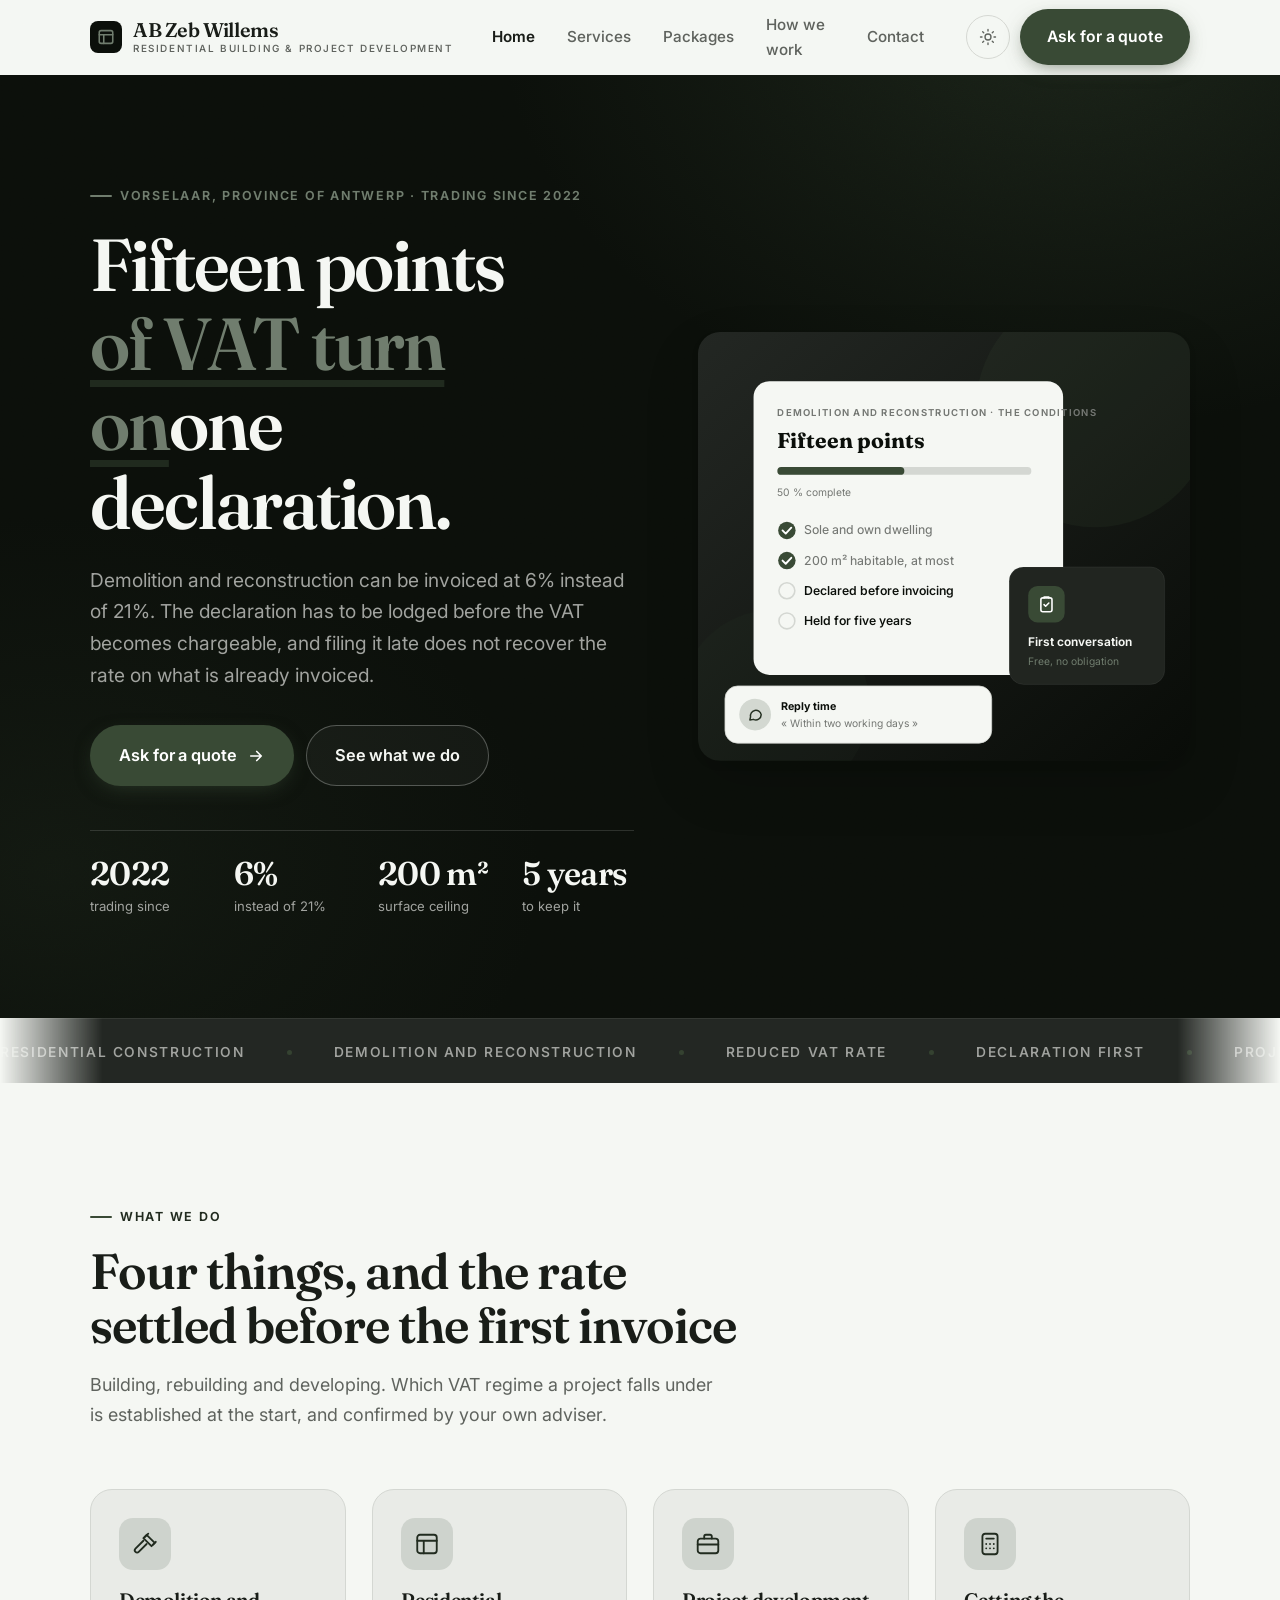
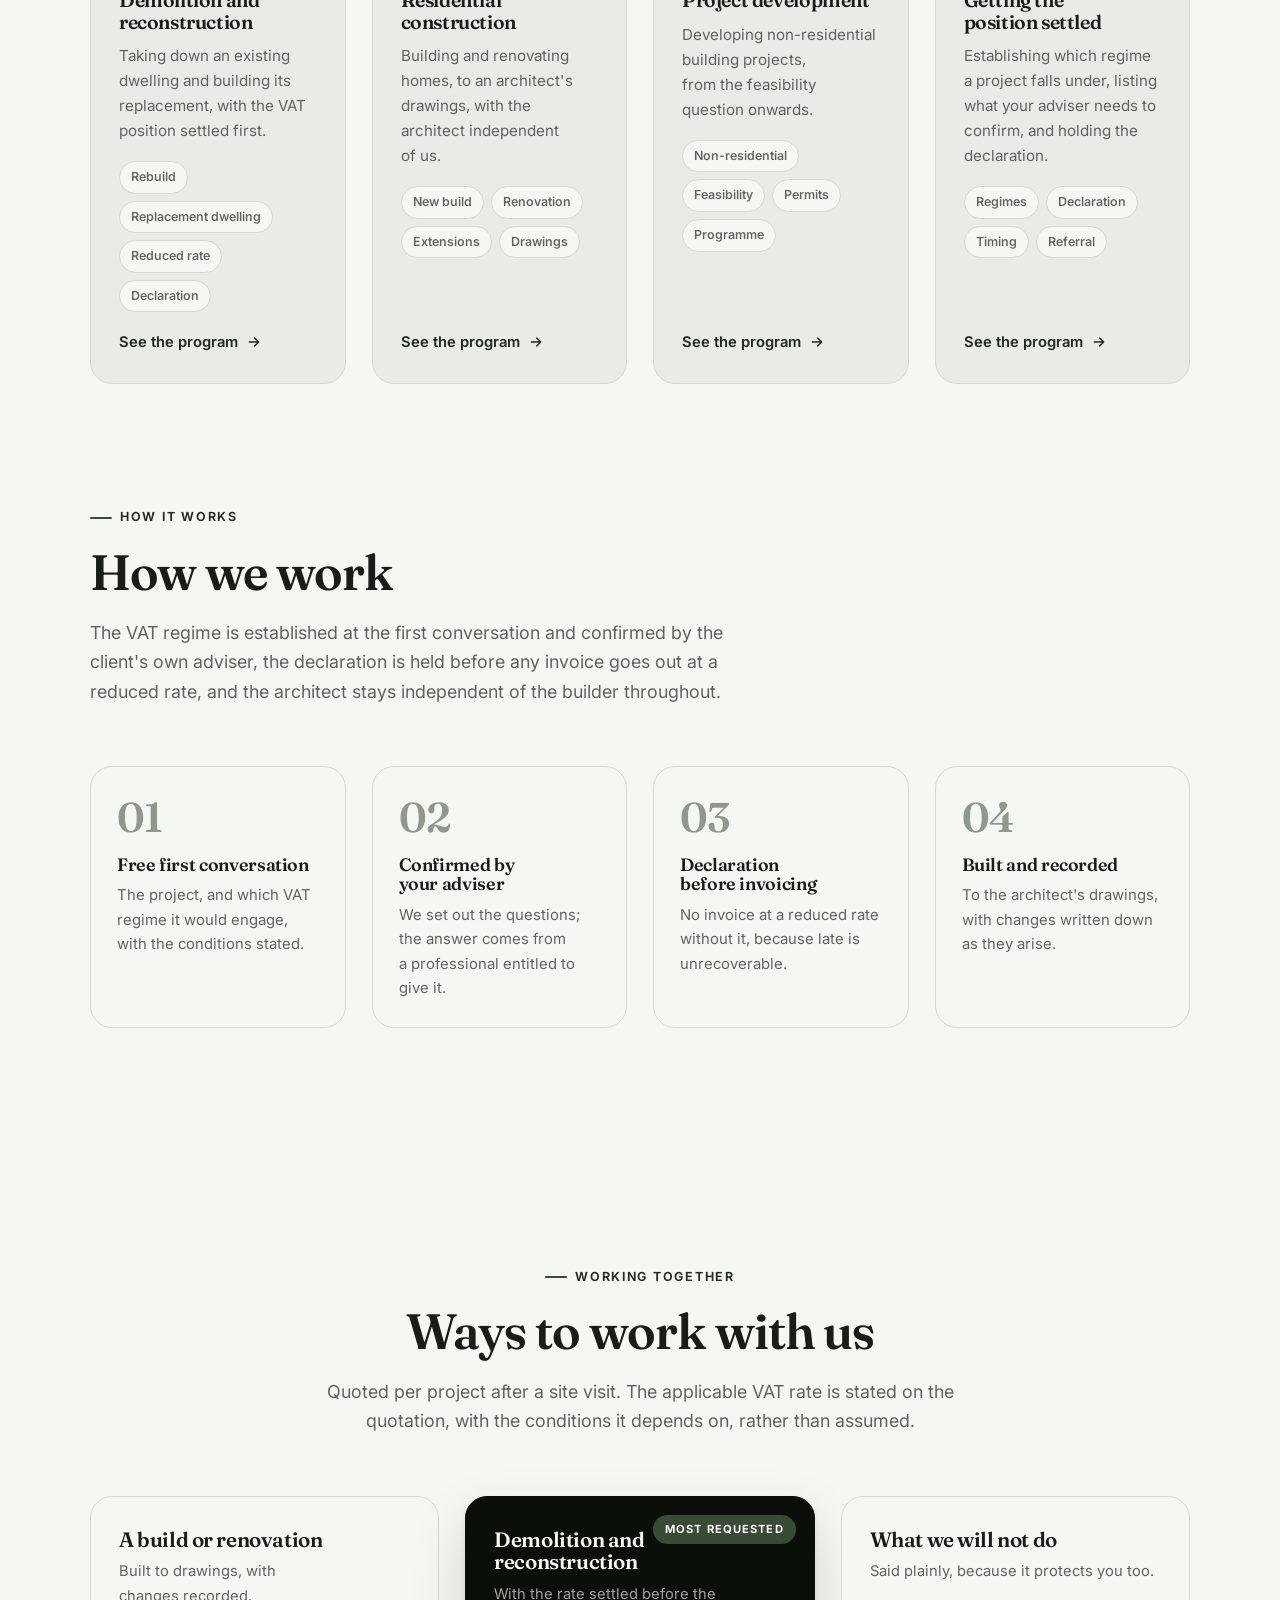
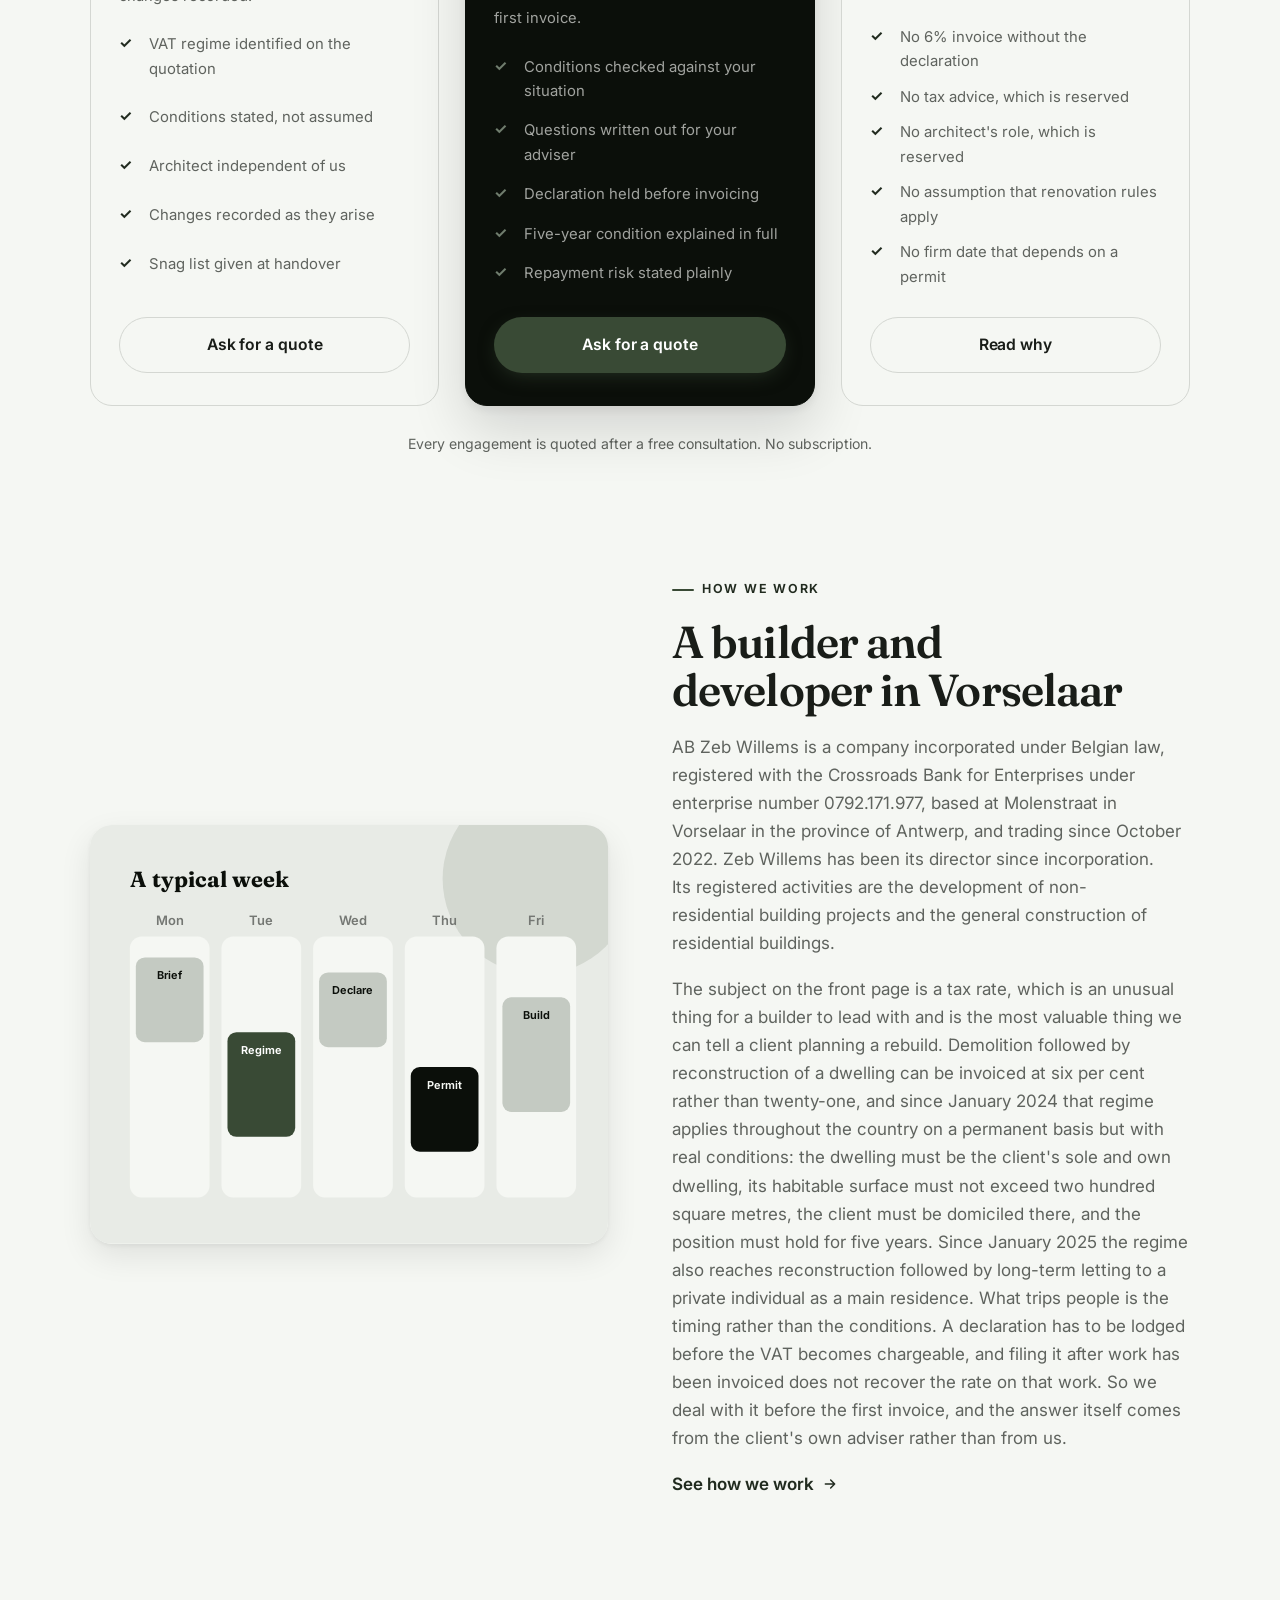
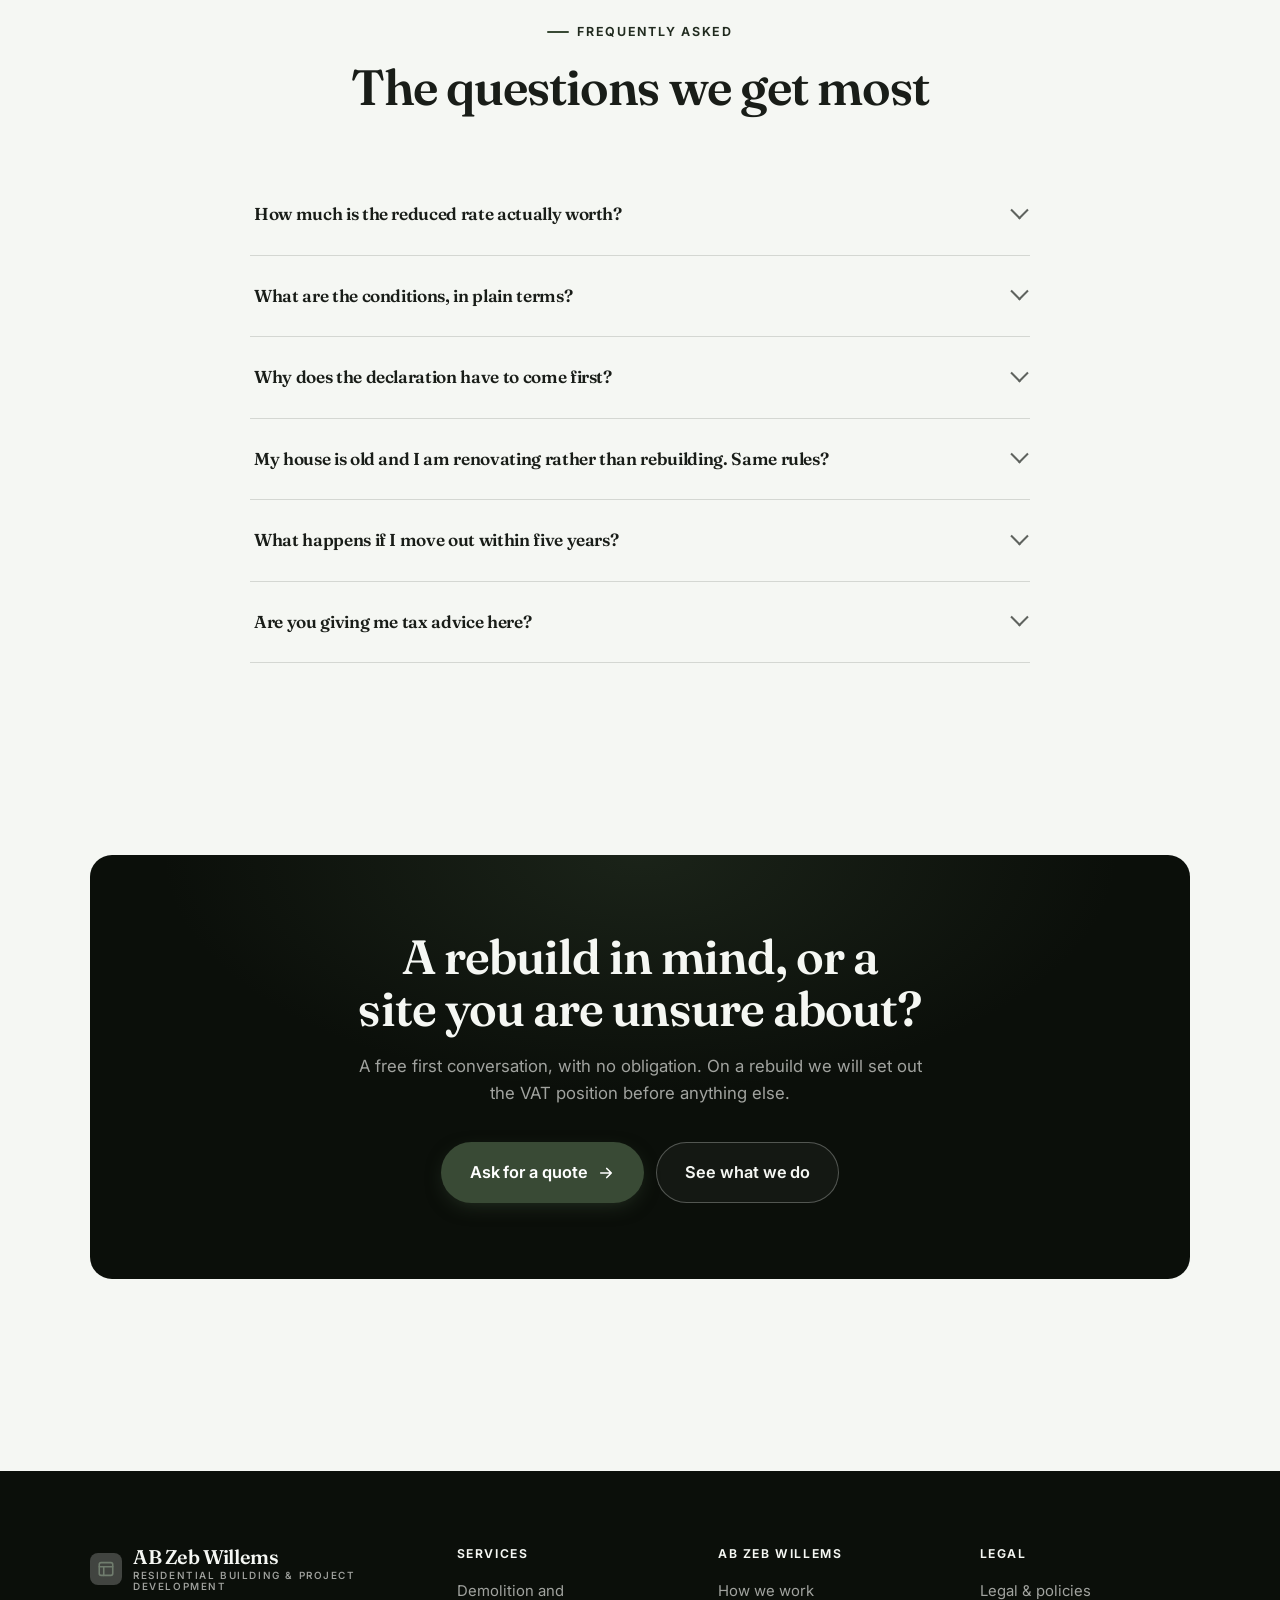
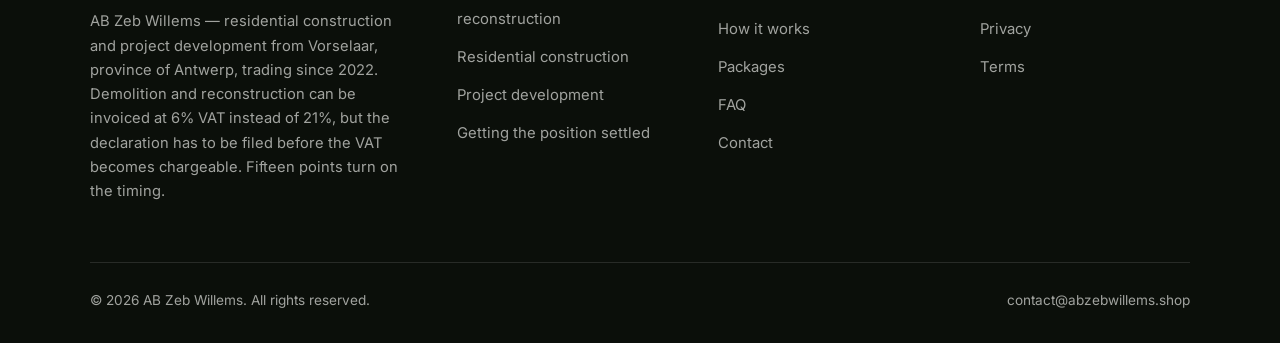
<file: index.html>
<!DOCTYPE html>
<html lang="en" class="no-js">
<head>
<meta charset="utf-8">
<meta name="viewport" content="width=device-width, initial-scale=1">
<title>AB Zeb Willems — residential building and development, Vorselaar</title>
<meta name="description" content="AB Zeb Willems, residential construction and project development in Vorselaar, province of Antwerp, since 2022: house building, demolition and reconstruction, non-residential project development, and getting the VAT position settled before the first invoice.">
<link rel="canonical" href="https://abzebwillems.shop/">

<meta property="og:type" content="website">
<meta property="og:url" content="https://abzebwillems.shop/">
<meta property="og:site_name" content="AB Zeb Willems">
<meta property="og:locale" content="en_US">
<meta property="og:title" content="AB Zeb Willems — residential building and development, Vorselaar">
<meta property="og:description" content="AB Zeb Willems, residential construction and project development in Vorselaar, province of Antwerp, since 2022: house building, demolition and reconstruction, non-residential project development, and getting the VAT position settled before the first invoice.">
<meta name="theme-color" content="#0b0f0a">

<link rel="icon" href="assets/img/favicon.svg" type="image/svg+xml">
<link rel="preconnect" href="https://fonts.googleapis.com">
<link rel="preconnect" href="https://fonts.gstatic.com" crossorigin>
<link rel="stylesheet" href="https://fonts.googleapis.com/css2?family=Fraunces:opsz,wght@9..144,400;9..144,600;9..144,700&family=Inter:wght@400..700&display=swap">
<link rel="stylesheet" href="assets/css/style.css">

<!-- Thème appliqué avant le premier rendu (évite le flash) -->
<script>
document.documentElement.classList.remove('no-js');
(function(){try{var t=localStorage.getItem('site-theme');if(t){document.documentElement.setAttribute('data-theme',t);}}catch(e){}})();
</script>
<script type="application/ld+json">
{
  "@context": "https://schema.org",
  "@type": "Organization",
  "name": "AB Zeb Willems",
  "url": "https://abzebwillems.shop/",
  "email": "contact@abzebwillems.shop",
  "description": "AB Zeb Willems, residential construction and project development in Vorselaar, province of Antwerp, since 2022: house building, demolition and reconstruction, non-residential project development, and getting the VAT position settled before the first invoice.",
  "areaServed": "US",
  "knowsLanguage": "en"
}
</script>
</head>

<body>
<a class="skip-link" href="#main">Skip to main content</a>

<header class="site-header">
  <nav class="wrap nav" aria-label="Main navigation">
    <a class="brand" href="index.html">
      <svg class="brand__mark" viewBox="0 0 64 64" aria-hidden="true">
        <rect class="bm-bg" width="64" height="64" rx="16"/>
        <g class="bm-ic" transform="translate(14 14) scale(1.5)" fill="none" stroke-width="2.1" stroke-linecap="round" stroke-linejoin="round"><rect x="3" y="3.5" width="18" height="17" rx="2.5"/><path d="M3 9h18M9 9v11.5"/></g>
      </svg>
      <span>AB Zeb Willems<span class="brand__sub">RESIDENTIAL BUILDING &amp; PROJECT DEVELOPMENT</span></span>
    </a>

    <ul class="nav__links" id="nav-links">
      <li><a href="index.html" aria-current="page">Home</a></li>
      <li><a href="programs.html">Services</a></li>
      <li><a href="index.html#pricing">Packages</a></li>
      <li><a href="about.html">How we work</a></li>
      <li><a href="contact.html">Contact</a></li>
      <li><a class="btn btn--primary" href="contact.html">Ask for a quote</a></li>
    </ul>

    <div class="nav__cta">
      <button class="theme-toggle" type="button" aria-label="Switch to dark theme">
        <svg class="icon-sun" viewBox="0 0 24 24" fill="none" stroke="currentColor" stroke-width="1.8" stroke-linecap="round" aria-hidden="true"><circle cx="12" cy="12" r="4"/><path d="M12 2v2m0 16v2M2 12h2m16 0h2M4.9 4.9l1.4 1.4m11.4 11.4 1.4 1.4M19.1 4.9l-1.4 1.4M6.3 17.7l-1.4 1.4"/></svg>
        <svg class="icon-moon" viewBox="0 0 24 24" fill="none" stroke="currentColor" stroke-width="1.8" stroke-linecap="round" stroke-linejoin="round" aria-hidden="true"><path d="M21 12.8A9 9 0 1 1 11.2 3a7 7 0 0 0 9.8 9.8z"/></svg>
      </button>
      <a class="btn btn--primary" href="contact.html">Ask for a quote</a>
      <button class="nav__toggle" type="button" aria-expanded="false" aria-controls="nav-links" aria-label="Open menu">
        <svg class="icon-open" viewBox="0 0 24 24" fill="none" stroke="currentColor" stroke-width="2" stroke-linecap="round" aria-hidden="true"><path d="M3 6h18M3 12h18M3 18h18"/></svg>
        <svg class="icon-close" viewBox="0 0 24 24" fill="none" stroke="currentColor" stroke-width="2" stroke-linecap="round" aria-hidden="true"><path d="M6 6l12 12M18 6L6 18"/></svg>
      </button>
    </div>
  </nav>
</header>

<main id="main">

<section class="hero">
  <div class="wrap hero__inner">
    <div>
      <span class="eyebrow hero__eyebrow">Vorselaar, province of Antwerp · Trading since 2022</span>
      <h1>Fifteen points<br> <em>of VAT turn on</em>one declaration.</h1>
      <p class="hero__lede">Demolition and reconstruction can be invoiced at 6% instead of 21%. The declaration has to be lodged before the VAT becomes chargeable, and filing it late does not recover the rate on what is already invoiced.</p>

      <div class="hero__actions">
        <a class="btn btn--primary btn--lg" href="contact.html">Ask for a quote <svg viewBox="0 0 24 24" fill="none" stroke="currentColor" stroke-width="2.2" stroke-linecap="round" stroke-linejoin="round" aria-hidden="true"><path d="M5 12h14M13 6l6 6-6 6"/></svg></a>
        <a class="btn btn--on-dark btn--lg" href="programs.html">See what we do</a>
      </div>

      <ul class="hero__proof">
        <li><span class="stat__num">2022</span><span class="stat__label">trading since</span></li>
        <li><span class="stat__num">6%</span><span class="stat__label">instead of 21%</span></li>
        <li><span class="stat__num">200 m²</span><span class="stat__label">surface ceiling</span></li>
        <li><span class="stat__num">5 years</span><span class="stat__label">to keep it</span></li>
      </ul>
    </div>

    <div class="hero__art">
      <svg viewBox="0 0 620 540" role="img" aria-label="The conditions for the reduced VAT rate on demolition and reconstruction of a dwelling in Belgium.">
        <defs>
          <linearGradient id="hbg" x1="0" y1="0" x2="1" y2="1">
            <stop offset="0" stop-color="#232723"/><stop offset="1" stop-color="#090c08"/>
          </linearGradient>
        </defs>
        <rect width="620" height="540" rx="22" fill="url(#hbg)"/>
        <circle cx="500" cy="96" r="150" fill="#394a35" opacity=".16"/>
        <circle cx="96" cy="470" r="120" fill="#394a35" opacity=".08"/>

        <g style="font-family: var(--font-body)">
          <!-- Carte programme -->
          <rect x="70" y="62" width="390" height="370" rx="20" fill="#f5f7f3"/>
          <text x="100" y="106" font-size="12" font-weight="650" letter-spacing="1.6" fill="#747773">DEMOLITION AND RECONSTRUCTION · THE CONDITIONS</text>
          <text x="100" y="146" font-size="27" font-weight="700" fill="#0b0f0a" style="font-family: var(--font-display)">Fifteen points</text>
          <rect x="100" y="170" width="320" height="10" rx="5" fill="#d4d7d2"/>
          <rect x="100" y="170" width="160" height="10" rx="5" fill="#394a35"/>
          <text x="100" y="206" font-size="13" fill="#747773">50 % complete</text>
          <circle cx="112" cy="250" r="11" fill="#394a35"/><path d="M106.5 250l4 4 7-7.5" fill="none" stroke="#ffffff" stroke-width="2.4" stroke-linecap="round" stroke-linejoin="round"/><text x="134" y="255" font-size="15.5" fill="#747773" font-weight="450">Sole and own dwelling</text>
          <circle cx="112" cy="288" r="11" fill="#394a35"/><path d="M106.5 288l4 4 7-7.5" fill="none" stroke="#ffffff" stroke-width="2.4" stroke-linecap="round" stroke-linejoin="round"/><text x="134" y="293" font-size="15.5" fill="#747773" font-weight="450">200 m² habitable, at most</text>
          <circle cx="112" cy="326" r="10" fill="none" stroke="#d4d7d2" stroke-width="2"/><text x="134" y="331" font-size="15.5" fill="#0b0f0a" font-weight="560">Declared before invoicing</text>
          <circle cx="112" cy="364" r="10" fill="none" stroke="#d4d7d2" stroke-width="2"/><text x="134" y="369" font-size="15.5" fill="#0b0f0a" font-weight="560">Held for five years</text>

          <!-- Carte séance -->
          <rect x="392" y="296" width="196" height="148" rx="18" fill="#212520" stroke="#ffffff" stroke-opacity=".08"/>
          <rect x="416" y="320" width="46" height="46" rx="12" fill="#394a35"/>
          <g transform="translate(427 331)" fill="none" stroke="#ffffff" color="#ffffff" stroke-width="2" stroke-linecap="round" stroke-linejoin="round"><rect x="5" y="4" width="14" height="17.5" rx="2.5"/><path d="M9 4V3h6v1M9 12.5l2 2 4-4"/></g>
          <text x="416" y="396" font-size="15" font-weight="650" fill="#f5f7f3">First conversation</text>
          <text x="416" y="420" font-size="13" fill="#707d6e">Free, no obligation</text>

          <!-- Retour du coach -->
          <rect x="34" y="446" width="336" height="72" rx="16" fill="#f5f7f3" stroke="#d4d7d2"/>
          <circle cx="72" cy="482" r="20" fill="#d3d8d1"/>
          <g transform="translate(62 472) scale(.84)" fill="none" stroke="#253022" stroke-width="2.2" stroke-linecap="round" stroke-linejoin="round"><path d="M21 12a8 8 0 0 1-11.6 7.1L4 20l1-4.6A8 8 0 1 1 21 12z"/></g>
          <text x="104" y="476" font-size="13.5" font-weight="700" fill="#0b0f0a">Reply time</text>
          <text x="104" y="498" font-size="13" fill="#747773">« Within two working days »</text>
        </g>
      </svg>
    </div>
  </div>
</section>

<div class="marquee" aria-hidden="true">
  <div class="marquee__track"><span>Residential construction</span><span>Demolition and reconstruction</span><span>Reduced VAT rate</span><span>Declaration first</span><span>Project development</span><span>Non-residential projects</span><span>Architect independent</span><span>Decennial insurance</span><span>Vorselaar</span><span>Province of Antwerp</span><span>Residential construction</span><span>Demolition and reconstruction</span><span>Reduced VAT rate</span><span>Declaration first</span><span>Project development</span><span>Non-residential projects</span><span>Architect independent</span><span>Decennial insurance</span><span>Vorselaar</span><span>Province of Antwerp</span></div>
</div>

<section class="section wrap" id="programs">
  <div class="section-head reveal">
    <span class="eyebrow">What we do</span>
    <h2>Four things, and the rate settled before the first invoice</h2>
    <p>Building, rebuilding and developing. Which VAT regime a project falls under is established at the start, and confirmed by your own adviser.</p>
  </div>
  <div class="grid grid--4 reveal-group">
    <a class="card" href="programs.html#rebuild">
      <div class="card__icon"><svg viewBox="0 0 24 24" fill="none" stroke="currentColor" stroke-width="1.7" stroke-linecap="round" stroke-linejoin="round" aria-hidden="true"><path d="M13.5 3.5 21 11l-3 3-7.5-7.5z"/><path d="M10.5 9 3.2 16.3a2.1 2.1 0 0 0 3 3L13.5 12"/><path d="M15 2.5 12 5.5M19.5 12.5 22 10"/></svg></div>
      <h3>Demolition and reconstruction</h3>
      <p>Taking down an existing dwelling and building its replacement, with the VAT position settled first.</p>
      <ul class="tags"><li>Rebuild</li><li>Replacement dwelling</li><li>Reduced rate</li><li>Declaration</li></ul>
      <span class="arrow-link">See the program <svg viewBox="0 0 24 24" fill="none" stroke="currentColor" stroke-width="2.2" stroke-linecap="round" stroke-linejoin="round" aria-hidden="true"><path d="M5 12h14M13 6l6 6-6 6"/></svg></span>
    </a>
    <a class="card" href="programs.html#building">
      <div class="card__icon"><svg viewBox="0 0 24 24" fill="none" stroke="currentColor" stroke-width="1.7" stroke-linecap="round" stroke-linejoin="round" aria-hidden="true"><rect x="3" y="3.5" width="18" height="17" rx="2.5"/><path d="M3 9h18M9 9v11.5"/></svg></div>
      <h3>Residential construction</h3>
      <p>Building and renovating homes, to an architect's drawings, with the architect independent of us.</p>
      <ul class="tags"><li>New build</li><li>Renovation</li><li>Extensions</li><li>Drawings</li></ul>
      <span class="arrow-link">See the program <svg viewBox="0 0 24 24" fill="none" stroke="currentColor" stroke-width="2.2" stroke-linecap="round" stroke-linejoin="round" aria-hidden="true"><path d="M5 12h14M13 6l6 6-6 6"/></svg></span>
    </a>
    <a class="card" href="programs.html#development">
      <div class="card__icon"><svg viewBox="0 0 24 24" fill="none" stroke="currentColor" stroke-width="1.7" stroke-linecap="round" stroke-linejoin="round" aria-hidden="true"><rect x="2.5" y="7" width="19" height="13.5" rx="2.5"/><path d="M8.5 7V5a1.5 1.5 0 0 1 1.5-1.5h4A1.5 1.5 0 0 1 15.5 5v2M2.5 12.5h19"/></svg></div>
      <h3>Project development</h3>
      <p>Developing non-residential building projects, from the feasibility question onwards.</p>
      <ul class="tags"><li>Non-residential</li><li>Feasibility</li><li>Permits</li><li>Programme</li></ul>
      <span class="arrow-link">See the program <svg viewBox="0 0 24 24" fill="none" stroke="currentColor" stroke-width="2.2" stroke-linecap="round" stroke-linejoin="round" aria-hidden="true"><path d="M5 12h14M13 6l6 6-6 6"/></svg></span>
    </a>
    <a class="card" href="programs.html#position">
      <div class="card__icon"><svg viewBox="0 0 24 24" fill="none" stroke="currentColor" stroke-width="1.7" stroke-linecap="round" stroke-linejoin="round" aria-hidden="true"><rect x="5" y="2.5" width="14" height="19" rx="2.5"/><path d="M8.5 7h7M8.5 12h.01M12 12h.01M15.5 12h.01M8.5 16h.01M12 16h.01M15.5 16h.01"/></svg></div>
      <h3>Getting the position settled</h3>
      <p>Establishing which regime a project falls under, listing what your adviser needs to confirm, and holding the declaration.</p>
      <ul class="tags"><li>Regimes</li><li>Declaration</li><li>Timing</li><li>Referral</li></ul>
      <span class="arrow-link">See the program <svg viewBox="0 0 24 24" fill="none" stroke="currentColor" stroke-width="2.2" stroke-linecap="round" stroke-linejoin="round" aria-hidden="true"><path d="M5 12h14M13 6l6 6-6 6"/></svg></span>
    </a>
  </div>
</section>

<section class="section section--flush wrap" id="how-it-works">
  <div class="section-head reveal">
    <span class="eyebrow">How it works</span>
    <h2>How we work</h2>
    <p>The VAT regime is established at the first conversation and confirmed by the client's own adviser, the declaration is held before any invoice goes out at a reduced rate, and the architect stays independent of the builder throughout.</p>
  </div>
  <div class="grid grid--4 steps reveal-group">
    <article class="step">
      <h3>Free first conversation</h3>
      <p>The project, and which VAT regime it would engage, with the conditions stated.</p>
    </article>
    <article class="step">
      <h3>Confirmed by your adviser</h3>
      <p>We set out the questions; the answer comes from a professional entitled to give it.</p>
    </article>
    <article class="step">
      <h3>Declaration before invoicing</h3>
      <p>No invoice at a reduced rate without it, because late is unrecoverable.</p>
    </article>
    <article class="step">
      <h3>Built and recorded</h3>
      <p>To the architect's drawings, with changes written down as they arise.</p>
    </article>
  </div>
</section>

<section class="section wrap" id="pricing">
  <div class="section-head section-head--center reveal">
    <span class="eyebrow">Working together</span>
    <h2>Ways to work with us</h2>
    <p>Quoted per project after a site visit. The applicable VAT rate is stated on the quotation, with the conditions it depends on, rather than assumed.</p>
  </div>
  <div class="grid grid--3 plans reveal-group">
    <article class="plan">
      
      <h3>A build or renovation</h3>
      <p class="plan__desc">Built to drawings, with changes recorded.</p>
      
      <ul class="plan__features">
        <li>VAT regime identified on the quotation</li>
        <li>Conditions stated, not assumed</li>
        <li>Architect independent of us</li>
        <li>Changes recorded as they arise</li>
        <li>Snag list given at handover</li>
      </ul>
      <a class="btn btn--ghost btn--block" href="contact.html">Ask for a quote</a>
    </article>
    <article class="plan plan--featured">
      <span class="plan__tag">Most requested</span>
      <h3>Demolition and reconstruction</h3>
      <p class="plan__desc">With the rate settled before the first invoice.</p>
      
      <ul class="plan__features">
        <li>Conditions checked against your situation</li>
        <li>Questions written out for your adviser</li>
        <li>Declaration held before invoicing</li>
        <li>Five-year condition explained in full</li>
        <li>Repayment risk stated plainly</li>
      </ul>
      <a class="btn btn--primary btn--block" href="contact.html">Ask for a quote</a>
    </article>
    <article class="plan">
      
      <h3>What we will not do</h3>
      <p class="plan__desc">Said plainly, because it protects you too.</p>
      
      <ul class="plan__features">
        <li>No 6% invoice without the declaration</li>
        <li>No tax advice, which is reserved</li>
        <li>No architect's role, which is reserved</li>
        <li>No assumption that renovation rules apply</li>
        <li>No firm date that depends on a permit</li>
      </ul>
      <a class="btn btn--ghost btn--block" href="contact.html">Read why</a>
    </article>
  </div>
  <p class="plans-note">Every engagement is quoted after a free consultation. No subscription.</p>
</section>

<section class="section section--flush wrap">
  <div class="split reveal">
    <div class="split__art">
      <svg viewBox="0 0 520 420" role="img" aria-label="Example of a typical week: Brief, Regime, Declare, Permit, Build, Invoice.">
        <rect width="520" height="420" rx="20" fill="#e8ebe6"/>
        <circle cx="450" cy="54" r="96" fill="#394a35" opacity=".12"/>
        <g style="font-family: var(--font-body)">
        <text x="40" y="62" font-size="22" font-weight="700" fill="#0b0f0a" style="font-family: var(--font-display)">A typical week</text>
        <text x="80" y="100" text-anchor="middle" font-size="13" font-weight="600" fill="#747773">Mon</text>
        <rect x="40" y="112" width="80" height="262" rx="12" fill="#f5f7f3"/>
        <rect x="46" y="133" width="68" height="85" rx="9" fill="#c4cac2"/>
        <text x="80" y="155" text-anchor="middle" font-size="11" font-weight="650" fill="#0b0f0a">Brief</text>
        <text x="172" y="100" text-anchor="middle" font-size="13" font-weight="600" fill="#747773">Tue</text>
        <rect x="132" y="112" width="80" height="262" rx="12" fill="#f5f7f3"/>
        <rect x="138" y="208" width="68" height="105" rx="9" fill="#394a35"/>
        <text x="172" y="230" text-anchor="middle" font-size="11" font-weight="650" fill="#ffffff">Regime</text>
        <text x="264" y="100" text-anchor="middle" font-size="13" font-weight="600" fill="#747773">Wed</text>
        <rect x="224" y="112" width="80" height="262" rx="12" fill="#f5f7f3"/>
        <rect x="230" y="148" width="68" height="75" rx="9" fill="#c4cac2"/>
        <text x="264" y="170" text-anchor="middle" font-size="11" font-weight="650" fill="#0b0f0a">Declare</text>
        <text x="356" y="100" text-anchor="middle" font-size="13" font-weight="600" fill="#747773">Thu</text>
        <rect x="316" y="112" width="80" height="262" rx="12" fill="#f5f7f3"/>
        <rect x="322" y="243" width="68" height="85" rx="9" fill="#0b0f0a"/>
        <text x="356" y="265" text-anchor="middle" font-size="11" font-weight="650" fill="#f5f7f3">Permit</text>
        <text x="448" y="100" text-anchor="middle" font-size="13" font-weight="600" fill="#747773">Fri</text>
        <rect x="408" y="112" width="80" height="262" rx="12" fill="#f5f7f3"/>
        <rect x="414" y="173" width="68" height="115" rx="9" fill="#c4cac2"/>
        <text x="448" y="195" text-anchor="middle" font-size="11" font-weight="650" fill="#0b0f0a">Build</text>
        </g>
      </svg>
    </div>
    <div>
      <span class="eyebrow">How we work</span>
      <h2>A builder and developer in Vorselaar</h2>
      <p>AB Zeb Willems is a company incorporated under Belgian law, registered with the Crossroads Bank for Enterprises under enterprise number 0792.171.977, based at Molenstraat in Vorselaar in the province of Antwerp, and trading since October 2022. Zeb Willems has been its director since incorporation. Its registered activities are the development of non-residential building projects and the general construction of residential buildings.</p>
      <p>The subject on the front page is a tax rate, which is an unusual thing for a builder to lead with and is the most valuable thing we can tell a client planning a rebuild. Demolition followed by reconstruction of a dwelling can be invoiced at six per cent rather than twenty-one, and since January 2024 that regime applies throughout the country on a permanent basis but with real conditions: the dwelling must be the client's sole and own dwelling, its habitable surface must not exceed two hundred square metres, the client must be domiciled there, and the position must hold for five years. Since January 2025 the regime also reaches reconstruction followed by long-term letting to a private individual as a main residence. What trips people is the timing rather than the conditions. A declaration has to be lodged before the VAT becomes chargeable, and filing it after work has been invoiced does not recover the rate on that work. So we deal with it before the first invoice, and the answer itself comes from the client's own adviser rather than from us.</p>
      <p><a class="arrow-link" href="about.html">See how we work <svg viewBox="0 0 24 24" fill="none" stroke="currentColor" stroke-width="2.2" stroke-linecap="round" stroke-linejoin="round" aria-hidden="true"><path d="M5 12h14M13 6l6 6-6 6"/></svg></a></p>
    </div>
  </div>
</section>

<section class="section section--flush wrap" id="faq">
  <div class="section-head section-head--center reveal">
    <span class="eyebrow">Frequently asked</span>
    <h2>The questions we get most</h2>
  </div>
  <div class="faq reveal">
    <details>
      <summary>How much is the reduced rate actually worth?</summary>
      <p>Fifteen points of the works, which on a rebuild is almost always the largest single figure a client influences. Six per cent instead of twenty-one is not a discount at the margin; on a few hundred thousand euros of work it is tens of thousands. That is the reason this sits on the front page of a builder's website rather than in a footnote, and the reason we would rather have the conversation before a quotation than during a build.</p>
    </details>
    <details>
      <summary>What are the conditions, in plain terms?</summary>
      <p>Since 1 January 2024 the national regime for demolition and reconstruction is permanent and conditional. The reconstructed dwelling must be the sole and own dwelling of the person for whom the works are done. Its habitable surface must not exceed two hundred square metres. That person must be domiciled there. And the position must continue to be satisfied for five years. Since 1 January 2025 the regime also covers demolition and reconstruction where the dwelling is then let long-term to a private individual who makes it their main residence, under the same surface limit. Whether your project meets them is a question for your tax adviser, and we will write out what they need to look at.</p>
    </details>
    <details>
      <summary>Why does the declaration have to come first?</summary>
      <p>Because the reduced rate is available only where the declaration has been lodged before the VAT becomes chargeable. This is the point at which real money is lost, and it is lost for an entirely procedural reason. Work gets under way, invoices are issued at twenty-one per cent on the assumption that it can be sorted out later, and it cannot: re-invoicing does not recover the rate on amounts already invoiced. We therefore do not issue an invoice at the reduced rate unless the declaration is held, and we raise the subject before any invoice goes out rather than at the end.</p>
    </details>
    <details>
      <summary>My house is old and I am renovating rather than rebuilding. Same rules?</summary>
      <p>No, and assuming so is the most common error in this area. There is a separate reduced rate for works on a dwelling that is at least ten years old, and it has its own conditions, which are not the ones described above. The two regimes are not interchangeable: a conclusion reached about one establishes nothing about the other. Tell us which you are actually doing — and if a project involves both, say so early, because the distinction between a deep renovation and a reconstruction is exactly where the question gets difficult.</p>
    </details>
    <details>
      <summary>What happens if I move out within five years?</summary>
      <p>The conditions have to continue to be met throughout the period, and a failure may give rise to an obligation to repay the benefit of the reduced rate. That obligation falls on the person for whom the works were carried out, not on the builder. It is worth knowing before you commit, because the five years is a continuing obligation rather than a box ticked once, and life sometimes has other plans. Your adviser can tell you how it would apply to your circumstances; what we can do is make sure nobody treats it as a formality.</p>
    </details>
    <details>
      <summary>Are you giving me tax advice here?</summary>
      <p>No, and the line is kept deliberately clear because crossing it would not help you. Tax and accountancy advice are reserved to professionals registered with the ITAA, and legal advice to the Bar. What this company does is factual: establish which regime a project would engage, set out what its conditions require, write down the questions your adviser needs to answer, and hold the declaration before invoicing. In practice that makes the adviser's involvement shorter and cheaper, because the facts arrive organised.</p>
    </details>
  </div>
</section>

<section class="wrap section--tight">
  <div class="cta-band reveal">
    <h2>A rebuild in mind, or a site you are unsure about?</h2>
    <p>A free first conversation, with no obligation. On a rebuild we will set out the VAT position before anything else.</p>
    <div class="hero__actions">
      <a class="btn btn--primary btn--lg" href="contact.html">Ask for a quote <svg viewBox="0 0 24 24" fill="none" stroke="currentColor" stroke-width="2.2" stroke-linecap="round" stroke-linejoin="round" aria-hidden="true"><path d="M5 12h14M13 6l6 6-6 6"/></svg></a>
      <a class="btn btn--on-dark btn--lg" href="programs.html">See what we do</a>
    </div>
  </div>
</section>

</main>

<footer class="site-footer">
  <div class="wrap">
    <div class="footer__grid">
      <div class="footer__brand">
        <a class="brand" href="index.html">
          <svg class="brand__mark" viewBox="0 0 64 64" aria-hidden="true">
        <rect class="bm-bg" width="64" height="64" rx="16"/>
        <g class="bm-ic" transform="translate(14 14) scale(1.5)" fill="none" stroke-width="2.1" stroke-linecap="round" stroke-linejoin="round"><rect x="3" y="3.5" width="18" height="17" rx="2.5"/><path d="M3 9h18M9 9v11.5"/></g>
      </svg>
          <span>AB Zeb Willems<span class="brand__sub">RESIDENTIAL BUILDING &amp; PROJECT DEVELOPMENT</span></span>
        </a>
        <p>AB Zeb Willems — residential construction and project development from Vorselaar, province of Antwerp, trading since 2022. Demolition and reconstruction can be invoiced at 6% VAT instead of 21%, but the declaration has to be filed before the VAT becomes chargeable. Fifteen points turn on the timing.</p>
      </div>

      <div class="footer__col">
        <h4>Services</h4>
        <ul>
          <li><a href="programs.html#rebuild">Demolition and reconstruction</a></li>
          <li><a href="programs.html#building">Residential construction</a></li>
          <li><a href="programs.html#development">Project development</a></li>
          <li><a href="programs.html#position">Getting the position settled</a></li>
        </ul>
      </div>

      <div class="footer__col">
        <h4>AB Zeb Willems</h4>
        <ul>
          <li><a href="about.html">How we work</a></li>
          <li><a href="index.html#how-it-works">How it works</a></li>
          <li><a href="index.html#pricing">Packages</a></li>
          <li><a href="index.html#faq">FAQ</a></li>
          <li><a href="contact.html">Contact</a></li>
        </ul>
      </div>

      <div class="footer__col">
        <h4>Legal</h4>
        <ul>
          <li><a href="legal.html">Legal &amp; policies</a></li>
          <li><a href="legal.html#privacy">Privacy</a></li>
          <li><a href="legal.html#terms">Terms</a></li>
        </ul>
      </div>
    </div>

    <div class="footer__bottom">
      <p>© <span data-year>2026</span> AB Zeb Willems. All rights reserved.</p>
      <p><a href="mailto:contact@abzebwillems.shop">contact@abzebwillems.shop</a></p>
    </div>
  </div>
</footer>

<script src="assets/js/main.js" defer></script>
</body>
</html>
</file>
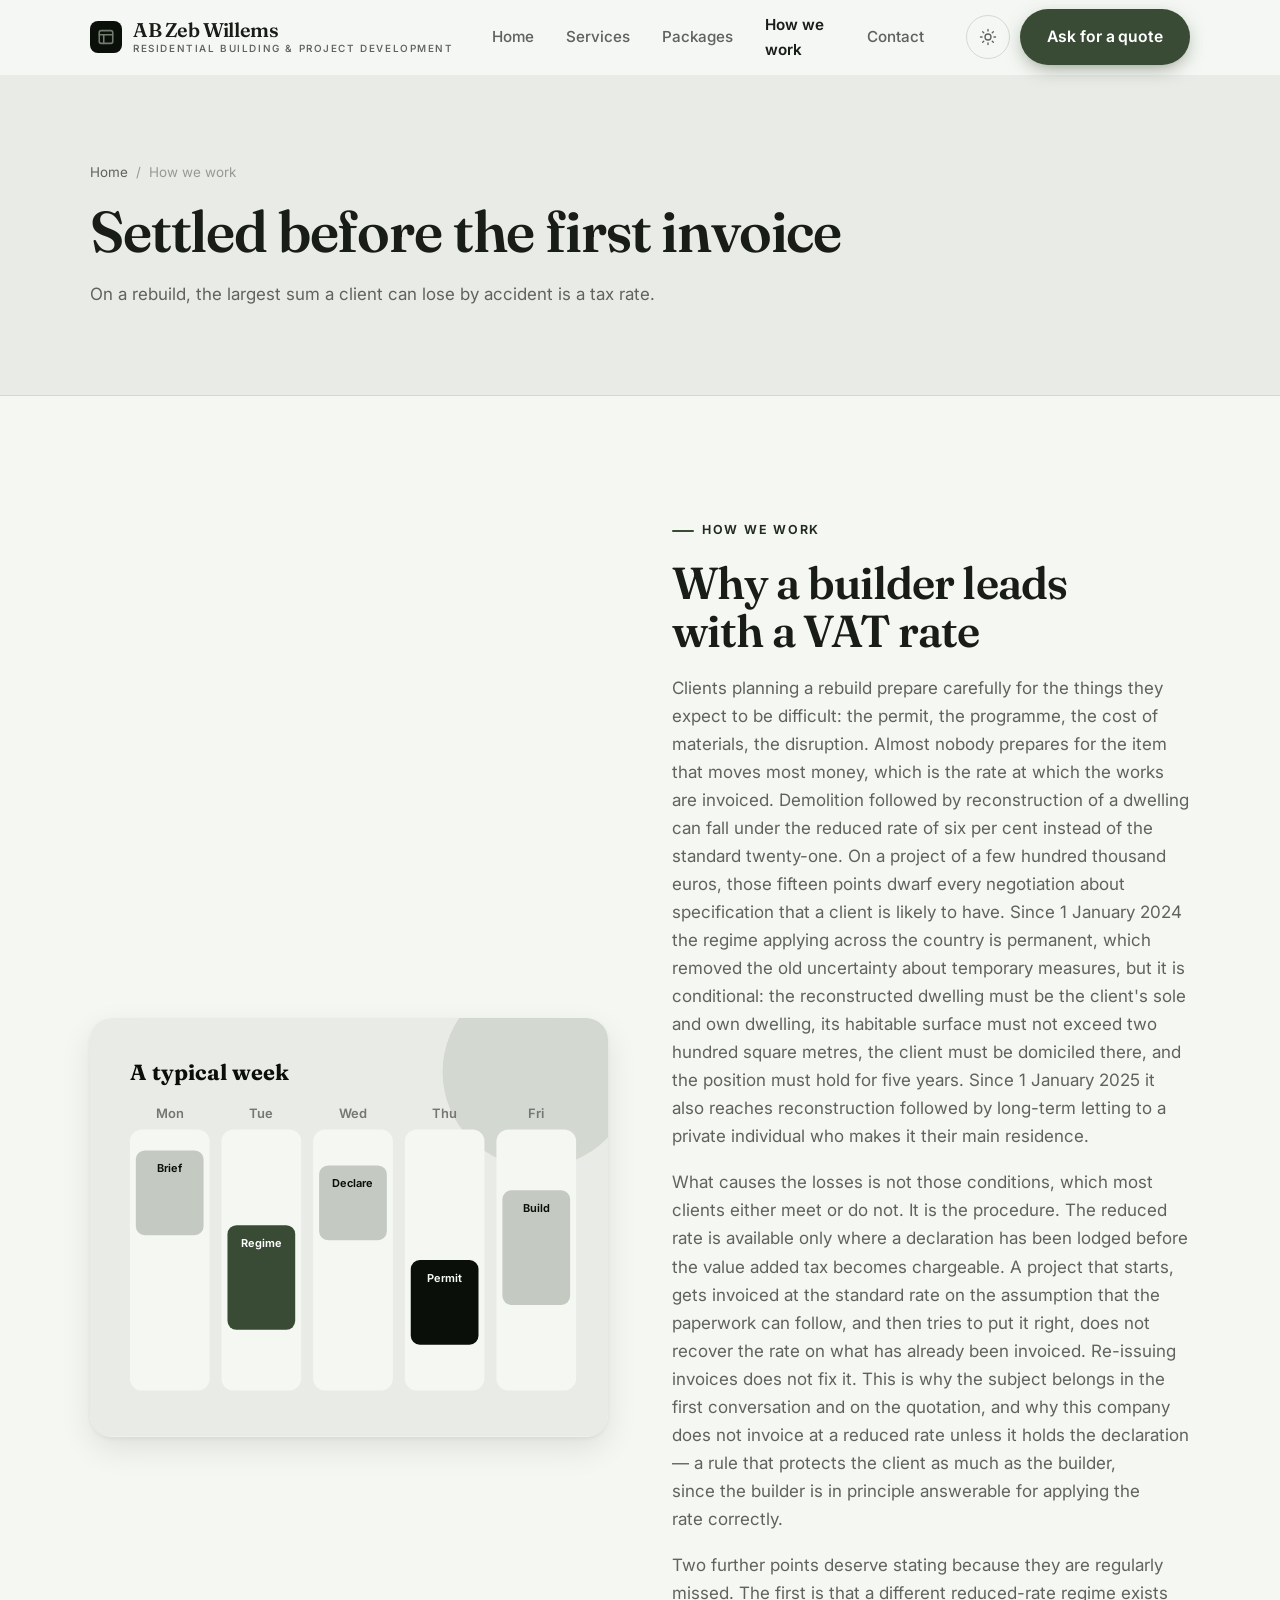
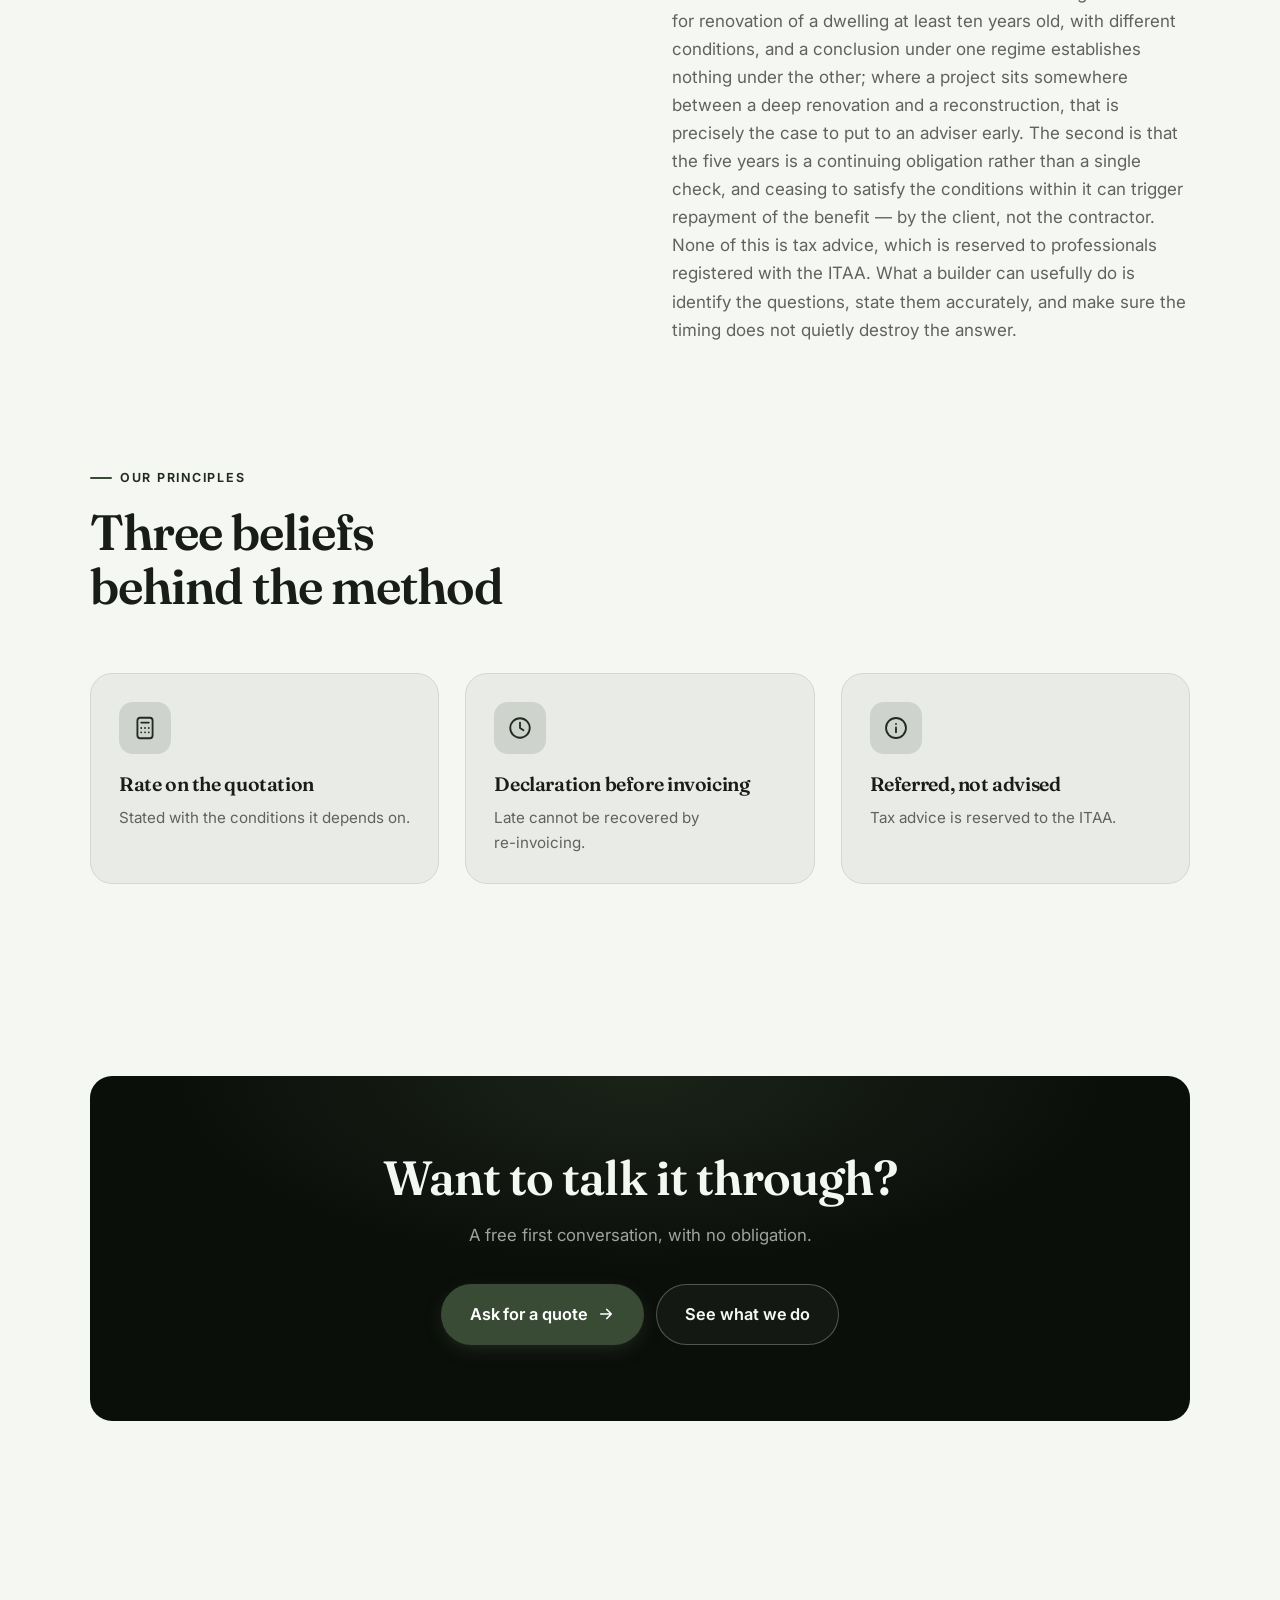
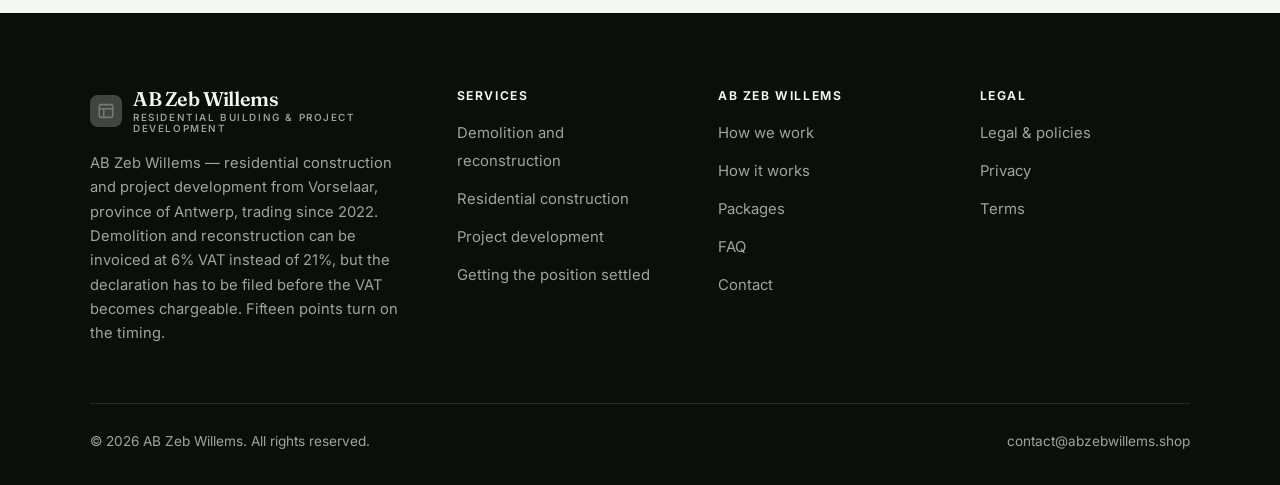
<file: about.html>
<!DOCTYPE html>
<html lang="en" class="no-js">
<head>
<meta charset="utf-8">
<meta name="viewport" content="width=device-width, initial-scale=1">
<title>How we work — AB Zeb Willems</title>
<meta name="description" content="About AB Zeb Willems, residential building and project development in Vorselaar, province of Antwerp, enterprise number 0792.171.977.">
<link rel="canonical" href="https://abzebwillems.shop/about.html">

<meta property="og:type" content="website">
<meta property="og:url" content="https://abzebwillems.shop/about.html">
<meta property="og:site_name" content="AB Zeb Willems">
<meta property="og:locale" content="en_US">
<meta property="og:title" content="How we work — AB Zeb Willems">
<meta property="og:description" content="About AB Zeb Willems, residential building and project development in Vorselaar, province of Antwerp, enterprise number 0792.171.977.">
<meta name="theme-color" content="#0b0f0a">

<link rel="icon" href="assets/img/favicon.svg" type="image/svg+xml">
<link rel="preconnect" href="https://fonts.googleapis.com">
<link rel="preconnect" href="https://fonts.gstatic.com" crossorigin>
<link rel="stylesheet" href="https://fonts.googleapis.com/css2?family=Fraunces:opsz,wght@9..144,400;9..144,600;9..144,700&family=Inter:wght@400..700&display=swap">
<link rel="stylesheet" href="assets/css/style.css">

<!-- Thème appliqué avant le premier rendu (évite le flash) -->
<script>
document.documentElement.classList.remove('no-js');
(function(){try{var t=localStorage.getItem('site-theme');if(t){document.documentElement.setAttribute('data-theme',t);}}catch(e){}})();
</script>
</head>

<body>
<a class="skip-link" href="#main">Skip to main content</a>

<header class="site-header">
  <nav class="wrap nav" aria-label="Main navigation">
    <a class="brand" href="index.html">
      <svg class="brand__mark" viewBox="0 0 64 64" aria-hidden="true">
        <rect class="bm-bg" width="64" height="64" rx="16"/>
        <g class="bm-ic" transform="translate(14 14) scale(1.5)" fill="none" stroke-width="2.1" stroke-linecap="round" stroke-linejoin="round"><rect x="3" y="3.5" width="18" height="17" rx="2.5"/><path d="M3 9h18M9 9v11.5"/></g>
      </svg>
      <span>AB Zeb Willems<span class="brand__sub">RESIDENTIAL BUILDING &amp; PROJECT DEVELOPMENT</span></span>
    </a>

    <ul class="nav__links" id="nav-links">
      <li><a href="index.html">Home</a></li>
      <li><a href="programs.html">Services</a></li>
      <li><a href="index.html#pricing">Packages</a></li>
      <li><a href="about.html" aria-current="page">How we work</a></li>
      <li><a href="contact.html">Contact</a></li>
      <li><a class="btn btn--primary" href="contact.html">Ask for a quote</a></li>
    </ul>

    <div class="nav__cta">
      <button class="theme-toggle" type="button" aria-label="Switch to dark theme">
        <svg class="icon-sun" viewBox="0 0 24 24" fill="none" stroke="currentColor" stroke-width="1.8" stroke-linecap="round" aria-hidden="true"><circle cx="12" cy="12" r="4"/><path d="M12 2v2m0 16v2M2 12h2m16 0h2M4.9 4.9l1.4 1.4m11.4 11.4 1.4 1.4M19.1 4.9l-1.4 1.4M6.3 17.7l-1.4 1.4"/></svg>
        <svg class="icon-moon" viewBox="0 0 24 24" fill="none" stroke="currentColor" stroke-width="1.8" stroke-linecap="round" stroke-linejoin="round" aria-hidden="true"><path d="M21 12.8A9 9 0 1 1 11.2 3a7 7 0 0 0 9.8 9.8z"/></svg>
      </button>
      <a class="btn btn--primary" href="contact.html">Ask for a quote</a>
      <button class="nav__toggle" type="button" aria-expanded="false" aria-controls="nav-links" aria-label="Open menu">
        <svg class="icon-open" viewBox="0 0 24 24" fill="none" stroke="currentColor" stroke-width="2" stroke-linecap="round" aria-hidden="true"><path d="M3 6h18M3 12h18M3 18h18"/></svg>
        <svg class="icon-close" viewBox="0 0 24 24" fill="none" stroke="currentColor" stroke-width="2" stroke-linecap="round" aria-hidden="true"><path d="M6 6l12 12M18 6L6 18"/></svg>
      </button>
    </div>
  </nav>
</header>

<main id="main">

<section class="page-head">
  <div class="wrap">
    <nav class="breadcrumb" aria-label="Breadcrumb">
      <a href="index.html">Home</a><span>/</span><span aria-current="page">How we work</span>
    </nav>
    <h1>Settled before the first invoice</h1>
    <p>On a rebuild, the largest sum a client can lose by accident is a tax rate.</p>
  </div>
</section>

<section class="section wrap">
  <div class="split reveal">
    <div class="split__art">
      <svg viewBox="0 0 520 420" role="img" aria-label="Example of a typical week: Brief, Regime, Declare, Permit, Build, Invoice.">
        <rect width="520" height="420" rx="20" fill="#e8ebe6"/>
        <circle cx="450" cy="54" r="96" fill="#394a35" opacity=".12"/>
        <g style="font-family: var(--font-body)">
        <text x="40" y="62" font-size="22" font-weight="700" fill="#0b0f0a" style="font-family: var(--font-display)">A typical week</text>
        <text x="80" y="100" text-anchor="middle" font-size="13" font-weight="600" fill="#747773">Mon</text>
        <rect x="40" y="112" width="80" height="262" rx="12" fill="#f5f7f3"/>
        <rect x="46" y="133" width="68" height="85" rx="9" fill="#c4cac2"/>
        <text x="80" y="155" text-anchor="middle" font-size="11" font-weight="650" fill="#0b0f0a">Brief</text>
        <text x="172" y="100" text-anchor="middle" font-size="13" font-weight="600" fill="#747773">Tue</text>
        <rect x="132" y="112" width="80" height="262" rx="12" fill="#f5f7f3"/>
        <rect x="138" y="208" width="68" height="105" rx="9" fill="#394a35"/>
        <text x="172" y="230" text-anchor="middle" font-size="11" font-weight="650" fill="#ffffff">Regime</text>
        <text x="264" y="100" text-anchor="middle" font-size="13" font-weight="600" fill="#747773">Wed</text>
        <rect x="224" y="112" width="80" height="262" rx="12" fill="#f5f7f3"/>
        <rect x="230" y="148" width="68" height="75" rx="9" fill="#c4cac2"/>
        <text x="264" y="170" text-anchor="middle" font-size="11" font-weight="650" fill="#0b0f0a">Declare</text>
        <text x="356" y="100" text-anchor="middle" font-size="13" font-weight="600" fill="#747773">Thu</text>
        <rect x="316" y="112" width="80" height="262" rx="12" fill="#f5f7f3"/>
        <rect x="322" y="243" width="68" height="85" rx="9" fill="#0b0f0a"/>
        <text x="356" y="265" text-anchor="middle" font-size="11" font-weight="650" fill="#f5f7f3">Permit</text>
        <text x="448" y="100" text-anchor="middle" font-size="13" font-weight="600" fill="#747773">Fri</text>
        <rect x="408" y="112" width="80" height="262" rx="12" fill="#f5f7f3"/>
        <rect x="414" y="173" width="68" height="115" rx="9" fill="#c4cac2"/>
        <text x="448" y="195" text-anchor="middle" font-size="11" font-weight="650" fill="#0b0f0a">Build</text>
        </g>
      </svg>
    </div>
    <div>
      <span class="eyebrow">How we work</span>
      <h2>Why a builder leads with a VAT rate</h2>
      <p>Clients planning a rebuild prepare carefully for the things they expect to be difficult: the permit, the programme, the cost of materials, the disruption. Almost nobody prepares for the item that moves most money, which is the rate at which the works are invoiced. Demolition followed by reconstruction of a dwelling can fall under the reduced rate of six per cent instead of the standard twenty-one. On a project of a few hundred thousand euros, those fifteen points dwarf every negotiation about specification that a client is likely to have. Since 1 January 2024 the regime applying across the country is permanent, which removed the old uncertainty about temporary measures, but it is conditional: the reconstructed dwelling must be the client's sole and own dwelling, its habitable surface must not exceed two hundred square metres, the client must be domiciled there, and the position must hold for five years. Since 1 January 2025 it also reaches reconstruction followed by long-term letting to a private individual who makes it their main residence.</p>
      <p>What causes the losses is not those conditions, which most clients either meet or do not. It is the procedure. The reduced rate is available only where a declaration has been lodged before the value added tax becomes chargeable. A project that starts, gets invoiced at the standard rate on the assumption that the paperwork can follow, and then tries to put it right, does not recover the rate on what has already been invoiced. Re-issuing invoices does not fix it. This is why the subject belongs in the first conversation and on the quotation, and why this company does not invoice at a reduced rate unless it holds the declaration — a rule that protects the client as much as the builder, since the builder is in principle answerable for applying the rate correctly.</p>
      <p>Two further points deserve stating because they are regularly missed. The first is that a different reduced-rate regime exists for renovation of a dwelling at least ten years old, with different conditions, and a conclusion under one regime establishes nothing under the other; where a project sits somewhere between a deep renovation and a reconstruction, that is precisely the case to put to an adviser early. The second is that the five years is a continuing obligation rather than a single check, and ceasing to satisfy the conditions within it can trigger repayment of the benefit — by the client, not the contractor. None of this is tax advice, which is reserved to professionals registered with the ITAA. What a builder can usefully do is identify the questions, state them accurately, and make sure the timing does not quietly destroy the answer.</p>
      <!--
        TO DO: add a short introduction of the coach (name, real background),
        with a photo if possible. Do not invent credentials — see README.md.
      -->
    </div>
  </div>
</section>

<section class="section section--flush wrap">
  <div class="section-head reveal">
    <span class="eyebrow">Our principles</span>
    <h2>Three beliefs behind the method</h2>
  </div>
  <div class="grid grid--3 reveal-group">
    <article class="card">
      <div class="card__icon"><svg viewBox="0 0 24 24" fill="none" stroke="currentColor" stroke-width="1.7" stroke-linecap="round" stroke-linejoin="round" aria-hidden="true"><rect x="5" y="2.5" width="14" height="19" rx="2.5"/><path d="M8.5 7h7M8.5 12h.01M12 12h.01M15.5 12h.01M8.5 16h.01M12 16h.01M15.5 16h.01"/></svg></div>
      <h3>Rate on the quotation</h3>
      <p>Stated with the conditions it depends on.</p>
    </article>
    <article class="card">
      <div class="card__icon"><svg viewBox="0 0 24 24" fill="none" stroke="currentColor" stroke-width="1.7" stroke-linecap="round" stroke-linejoin="round" aria-hidden="true"><circle cx="12" cy="12" r="9"/><path d="M12 7v5l3.2 2"/></svg></div>
      <h3>Declaration before invoicing</h3>
      <p>Late cannot be recovered by re-invoicing.</p>
    </article>
    <article class="card">
      <div class="card__icon"><svg viewBox="0 0 24 24" fill="none" stroke="currentColor" stroke-width="1.7" stroke-linecap="round" stroke-linejoin="round" aria-hidden="true"><circle cx="12" cy="12" r="9.2"/><path d="M12 16v-4.5M12 8.2v.1"/></svg></div>
      <h3>Referred, not advised</h3>
      <p>Tax advice is reserved to the ITAA.</p>
    </article>
  </div>
</section>

<section class="wrap section--tight">
  <div class="cta-band reveal">
    <h2>Want to talk it through?</h2>
    <p>A free first conversation, with no obligation.</p>
    <div class="hero__actions">
      <a class="btn btn--primary btn--lg" href="contact.html">Ask for a quote <svg viewBox="0 0 24 24" fill="none" stroke="currentColor" stroke-width="2.2" stroke-linecap="round" stroke-linejoin="round" aria-hidden="true"><path d="M5 12h14M13 6l6 6-6 6"/></svg></a>
      <a class="btn btn--on-dark btn--lg" href="programs.html">See what we do</a>
    </div>
  </div>
</section>

</main>

<footer class="site-footer">
  <div class="wrap">
    <div class="footer__grid">
      <div class="footer__brand">
        <a class="brand" href="index.html">
          <svg class="brand__mark" viewBox="0 0 64 64" aria-hidden="true">
        <rect class="bm-bg" width="64" height="64" rx="16"/>
        <g class="bm-ic" transform="translate(14 14) scale(1.5)" fill="none" stroke-width="2.1" stroke-linecap="round" stroke-linejoin="round"><rect x="3" y="3.5" width="18" height="17" rx="2.5"/><path d="M3 9h18M9 9v11.5"/></g>
      </svg>
          <span>AB Zeb Willems<span class="brand__sub">RESIDENTIAL BUILDING &amp; PROJECT DEVELOPMENT</span></span>
        </a>
        <p>AB Zeb Willems — residential construction and project development from Vorselaar, province of Antwerp, trading since 2022. Demolition and reconstruction can be invoiced at 6% VAT instead of 21%, but the declaration has to be filed before the VAT becomes chargeable. Fifteen points turn on the timing.</p>
      </div>

      <div class="footer__col">
        <h4>Services</h4>
        <ul>
          <li><a href="programs.html#rebuild">Demolition and reconstruction</a></li>
          <li><a href="programs.html#building">Residential construction</a></li>
          <li><a href="programs.html#development">Project development</a></li>
          <li><a href="programs.html#position">Getting the position settled</a></li>
        </ul>
      </div>

      <div class="footer__col">
        <h4>AB Zeb Willems</h4>
        <ul>
          <li><a href="about.html">How we work</a></li>
          <li><a href="index.html#how-it-works">How it works</a></li>
          <li><a href="index.html#pricing">Packages</a></li>
          <li><a href="index.html#faq">FAQ</a></li>
          <li><a href="contact.html">Contact</a></li>
        </ul>
      </div>

      <div class="footer__col">
        <h4>Legal</h4>
        <ul>
          <li><a href="legal.html">Legal &amp; policies</a></li>
          <li><a href="legal.html#privacy">Privacy</a></li>
          <li><a href="legal.html#terms">Terms</a></li>
        </ul>
      </div>
    </div>

    <div class="footer__bottom">
      <p>© <span data-year>2026</span> AB Zeb Willems. All rights reserved.</p>
      <p><a href="mailto:contact@abzebwillems.shop">contact@abzebwillems.shop</a></p>
    </div>
  </div>
</footer>

<script src="assets/js/main.js" defer></script>
</body>
</html>
</file>
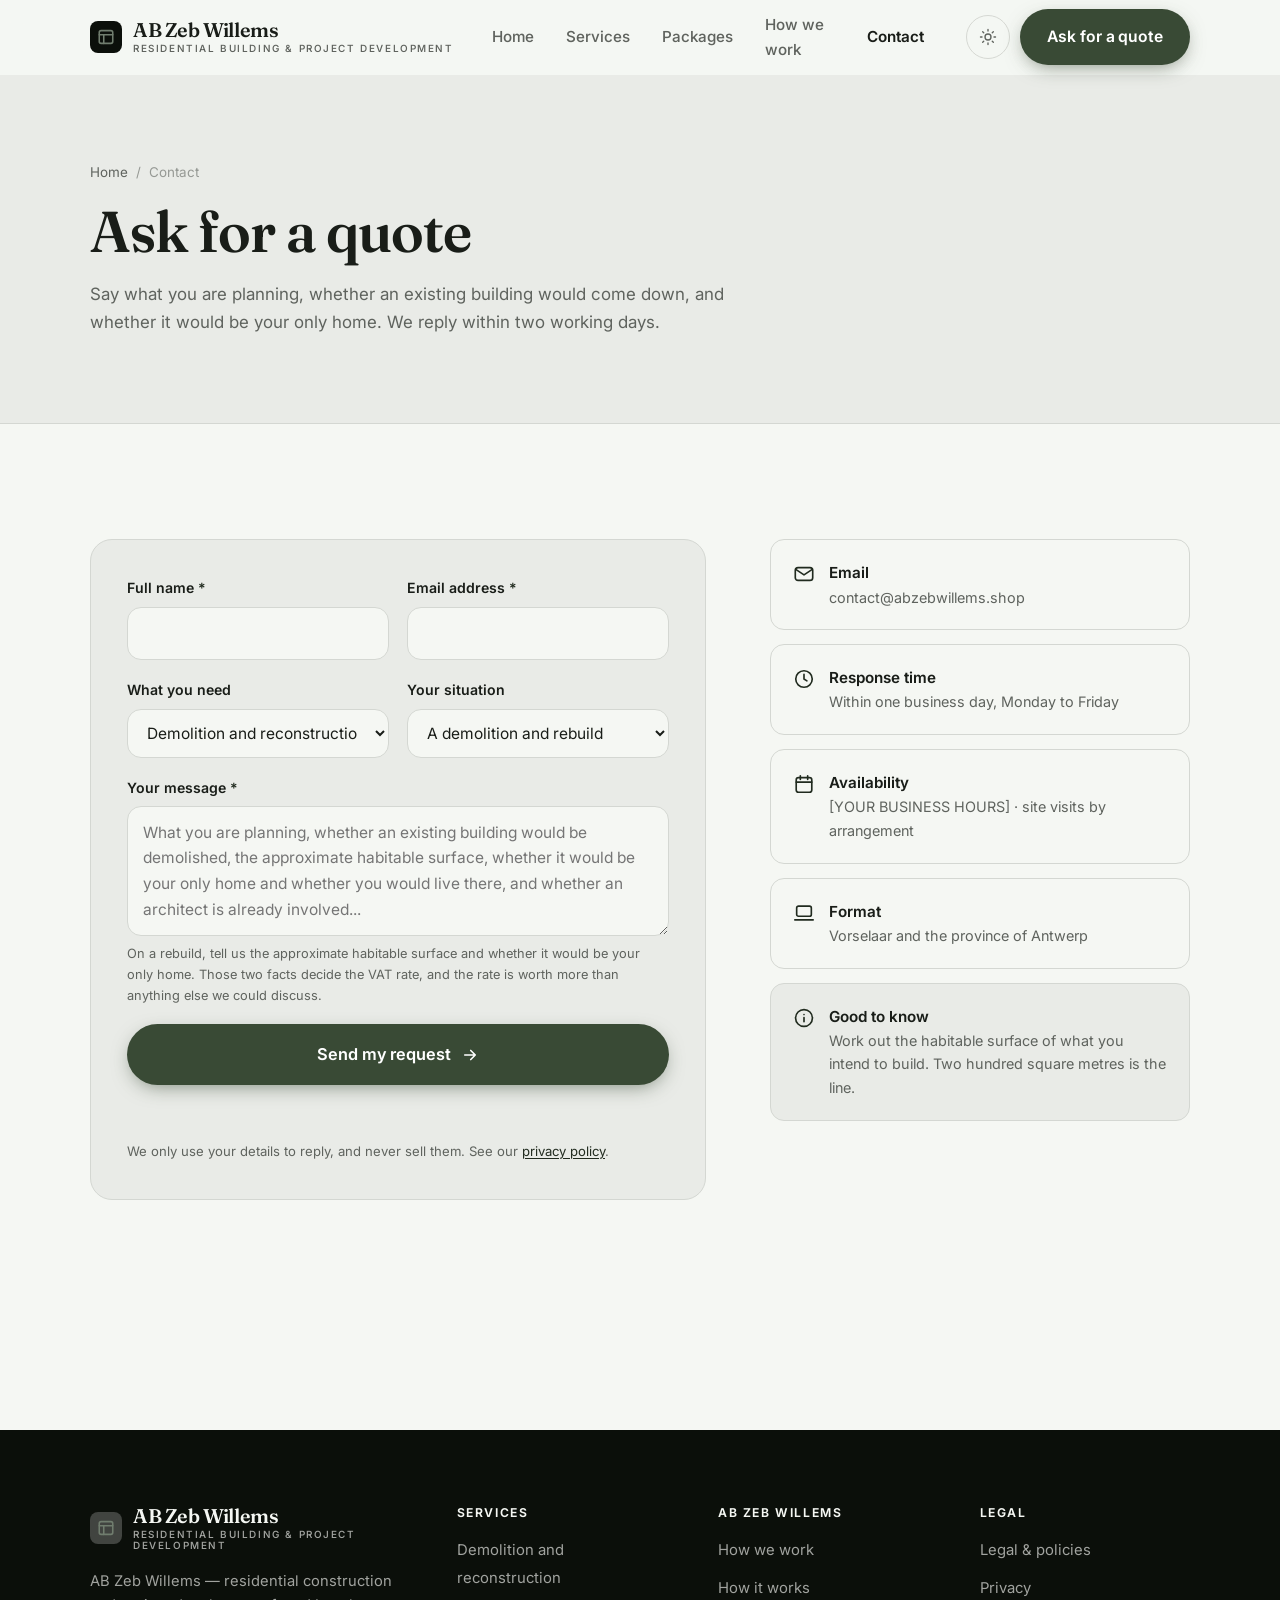
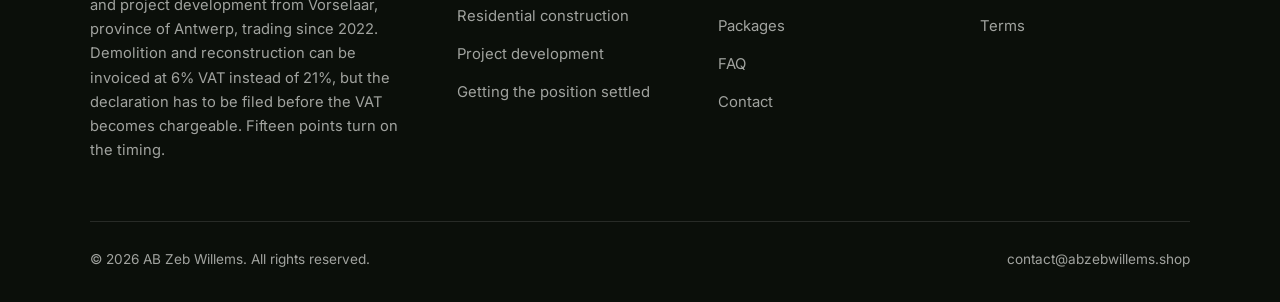
<file: contact.html>
<!DOCTYPE html>
<html lang="en" class="no-js">
<head>
<meta charset="utf-8">
<meta name="viewport" content="width=device-width, initial-scale=1">
<title>Contact — AB Zeb Willems</title>
<meta name="description" content="Contact AB Zeb Willems in Vorselaar about a rebuild, a house build or a non-residential project. We reply within two working days.">
<link rel="canonical" href="https://abzebwillems.shop/contact.html">

<meta property="og:type" content="website">
<meta property="og:url" content="https://abzebwillems.shop/contact.html">
<meta property="og:site_name" content="AB Zeb Willems">
<meta property="og:locale" content="en_US">
<meta property="og:title" content="Contact — AB Zeb Willems">
<meta property="og:description" content="Contact AB Zeb Willems in Vorselaar about a rebuild, a house build or a non-residential project. We reply within two working days.">
<meta name="theme-color" content="#0b0f0a">

<link rel="icon" href="assets/img/favicon.svg" type="image/svg+xml">
<link rel="preconnect" href="https://fonts.googleapis.com">
<link rel="preconnect" href="https://fonts.gstatic.com" crossorigin>
<link rel="stylesheet" href="https://fonts.googleapis.com/css2?family=Fraunces:opsz,wght@9..144,400;9..144,600;9..144,700&family=Inter:wght@400..700&display=swap">
<link rel="stylesheet" href="assets/css/style.css">

<!-- Thème appliqué avant le premier rendu (évite le flash) -->
<script>
document.documentElement.classList.remove('no-js');
(function(){try{var t=localStorage.getItem('site-theme');if(t){document.documentElement.setAttribute('data-theme',t);}}catch(e){}})();
</script>
</head>

<body>
<a class="skip-link" href="#main">Skip to main content</a>

<header class="site-header">
  <nav class="wrap nav" aria-label="Main navigation">
    <a class="brand" href="index.html">
      <svg class="brand__mark" viewBox="0 0 64 64" aria-hidden="true">
        <rect class="bm-bg" width="64" height="64" rx="16"/>
        <g class="bm-ic" transform="translate(14 14) scale(1.5)" fill="none" stroke-width="2.1" stroke-linecap="round" stroke-linejoin="round"><rect x="3" y="3.5" width="18" height="17" rx="2.5"/><path d="M3 9h18M9 9v11.5"/></g>
      </svg>
      <span>AB Zeb Willems<span class="brand__sub">RESIDENTIAL BUILDING &amp; PROJECT DEVELOPMENT</span></span>
    </a>

    <ul class="nav__links" id="nav-links">
      <li><a href="index.html">Home</a></li>
      <li><a href="programs.html">Services</a></li>
      <li><a href="index.html#pricing">Packages</a></li>
      <li><a href="about.html">How we work</a></li>
      <li><a href="contact.html" aria-current="page">Contact</a></li>
      <li><a class="btn btn--primary" href="contact.html">Ask for a quote</a></li>
    </ul>

    <div class="nav__cta">
      <button class="theme-toggle" type="button" aria-label="Switch to dark theme">
        <svg class="icon-sun" viewBox="0 0 24 24" fill="none" stroke="currentColor" stroke-width="1.8" stroke-linecap="round" aria-hidden="true"><circle cx="12" cy="12" r="4"/><path d="M12 2v2m0 16v2M2 12h2m16 0h2M4.9 4.9l1.4 1.4m11.4 11.4 1.4 1.4M19.1 4.9l-1.4 1.4M6.3 17.7l-1.4 1.4"/></svg>
        <svg class="icon-moon" viewBox="0 0 24 24" fill="none" stroke="currentColor" stroke-width="1.8" stroke-linecap="round" stroke-linejoin="round" aria-hidden="true"><path d="M21 12.8A9 9 0 1 1 11.2 3a7 7 0 0 0 9.8 9.8z"/></svg>
      </button>
      <a class="btn btn--primary" href="contact.html">Ask for a quote</a>
      <button class="nav__toggle" type="button" aria-expanded="false" aria-controls="nav-links" aria-label="Open menu">
        <svg class="icon-open" viewBox="0 0 24 24" fill="none" stroke="currentColor" stroke-width="2" stroke-linecap="round" aria-hidden="true"><path d="M3 6h18M3 12h18M3 18h18"/></svg>
        <svg class="icon-close" viewBox="0 0 24 24" fill="none" stroke="currentColor" stroke-width="2" stroke-linecap="round" aria-hidden="true"><path d="M6 6l12 12M18 6L6 18"/></svg>
      </button>
    </div>
  </nav>
</header>

<main id="main">

<section class="page-head">
  <div class="wrap">
    <nav class="breadcrumb" aria-label="Breadcrumb">
      <a href="index.html">Home</a><span>/</span><span aria-current="page">Contact</span>
    </nav>
    <h1>Ask for a quote</h1>
    <p>Say what you are planning, whether an existing building would come down, and whether it would be your only home. We reply within two working days.</p>
  </div>
</section>

<section class="section wrap">
  <div class="form-layout">

    <!--
      FORM: the action attribute holds a placeholder id. Create a free form at
      https://formspree.io and replace VOTRE_ID_FORMSPREE. Until then, the button
      opens the visitor's email app with a pre-filled message to contact@abzebwillems.shop.
    -->
    <form class="form" id="contact-form" action="https://formspree.io/f/VOTRE_ID_FORMSPREE" method="POST"
          data-email="contact@abzebwillems.shop" data-subject="Project enquiry"
          data-msg-mail="Your email app will open with the message ready to send." data-msg-sending="Sending…"
          data-msg-ok="Thanks! Your message is on its way. We reply within one business day." data-msg-err="Sending failed. Please email us directly at">
      <div class="form__row">
        <div class="field">
          <label for="nom">Full name <span class="req" aria-hidden="true">*</span></label>
          <input type="text" id="nom" name="nom" autocomplete="name" required>
        </div>
        <div class="field">
          <label for="email">Email address <span class="req" aria-hidden="true">*</span></label>
          <input type="email" id="email" name="email" autocomplete="email" required>
        </div>
      </div>

      <div class="form__row">
        <div class="field">
          <label for="programme">What you need</label>
          <select id="programme" name="programme">
            <option>Demolition and reconstruction</option>
            <option>Residential construction</option>
            <option>Project development</option>
            <option>Getting the position settled</option>
            <option>Not sure yet</option>
          </select>
        </div>
        <div class="field">
          <label for="niveau">Your situation</label>
          <select id="niveau" name="niveau">
            <option>A demolition and rebuild</option>
            <option>A new house</option>
            <option>A renovation</option>
            <option>A non-residential project</option>
          </select>
        </div>
      </div>

      <div class="field">
        <label for="message">Your message <span class="req" aria-hidden="true">*</span></label>
        <textarea id="message" name="message" required placeholder="What you are planning, whether an existing building would be demolished, the approximate habitable surface, whether it would be your only home and whether you would live there, and whether an architect is already involved..."></textarea>
        <span class="field__hint">On a rebuild, tell us the approximate habitable surface and whether it would be your only home. Those two facts decide the VAT rate, and the rate is worth more than anything else we could discuss.</span>
      </div>

      <!-- Bot trap: hidden from humans -->
      <div class="visually-hidden" aria-hidden="true">
        <label for="site-web">Leave this field empty</label>
        <input type="text" id="site-web" name="_gotcha" tabindex="-1" autocomplete="off">
      </div>

      <button class="btn btn--primary btn--lg" type="submit">Send my request <svg viewBox="0 0 24 24" fill="none" stroke="currentColor" stroke-width="2.2" stroke-linecap="round" stroke-linejoin="round" aria-hidden="true"><path d="M5 12h14M13 6l6 6-6 6"/></svg></button>

      <p id="form-status" class="form__status" role="status" aria-live="polite"></p>

      <p class="form__note">
        We only use your details to reply, and never sell them. See our <a href="legal.html#privacy">privacy policy</a>.
      </p>
    </form>

    <aside class="contact-aside">
      <div class="contact-card">
        <svg viewBox="0 0 24 24" fill="none" stroke="currentColor" stroke-width="1.8" stroke-linecap="round" stroke-linejoin="round" aria-hidden="true"><rect x="2.5" y="5" width="19" height="14" rx="3"/><path d="M3 7l9 6 9-6"/></svg>
        <div><b>Email</b><a href="mailto:contact@abzebwillems.shop">contact@abzebwillems.shop</a></div>
      </div>
      <div class="contact-card">
        <svg viewBox="0 0 24 24" fill="none" stroke="currentColor" stroke-width="1.8" stroke-linecap="round" stroke-linejoin="round" aria-hidden="true"><circle cx="12" cy="12" r="9"/><path d="M12 7v5l3.2 2"/></svg>
        <div><b>Response time</b><span>Within one business day, Monday to Friday</span></div>
      </div>
      <div class="contact-card">
        <svg viewBox="0 0 24 24" fill="none" stroke="currentColor" stroke-width="1.8" stroke-linecap="round" stroke-linejoin="round" aria-hidden="true"><rect x="3.5" y="5" width="17" height="16" rx="2.5"/><path d="M8 3v4M16 3v4M3.5 10h17"/></svg>
        <div><b>Availability</b><span>[YOUR BUSINESS HOURS] · site visits by arrangement</span></div>
      </div>
      <div class="contact-card">
        <svg viewBox="0 0 24 24" fill="none" stroke="currentColor" stroke-width="1.8" stroke-linecap="round" stroke-linejoin="round" aria-hidden="true"><rect x="4" y="4.5" width="16" height="11" rx="2"/><path d="M2 19.5h20"/></svg>
        <div><b>Format</b><span>Vorselaar and the province of Antwerp</span></div>
      </div>
      <div class="contact-card contact-card--soft">
        <svg viewBox="0 0 24 24" fill="none" stroke="currentColor" stroke-width="1.8" stroke-linecap="round" stroke-linejoin="round" aria-hidden="true"><circle cx="12" cy="12" r="9.2"/><path d="M12 16v-4.5M12 8.2v.1"/></svg>
        <div><b>Good to know</b><span>Work out the habitable surface of what you intend to build. Two hundred square metres is the line.</span></div>
      </div>
    </aside>

  </div>
</section>

</main>

<footer class="site-footer">
  <div class="wrap">
    <div class="footer__grid">
      <div class="footer__brand">
        <a class="brand" href="index.html">
          <svg class="brand__mark" viewBox="0 0 64 64" aria-hidden="true">
        <rect class="bm-bg" width="64" height="64" rx="16"/>
        <g class="bm-ic" transform="translate(14 14) scale(1.5)" fill="none" stroke-width="2.1" stroke-linecap="round" stroke-linejoin="round"><rect x="3" y="3.5" width="18" height="17" rx="2.5"/><path d="M3 9h18M9 9v11.5"/></g>
      </svg>
          <span>AB Zeb Willems<span class="brand__sub">RESIDENTIAL BUILDING &amp; PROJECT DEVELOPMENT</span></span>
        </a>
        <p>AB Zeb Willems — residential construction and project development from Vorselaar, province of Antwerp, trading since 2022. Demolition and reconstruction can be invoiced at 6% VAT instead of 21%, but the declaration has to be filed before the VAT becomes chargeable. Fifteen points turn on the timing.</p>
      </div>

      <div class="footer__col">
        <h4>Services</h4>
        <ul>
          <li><a href="programs.html#rebuild">Demolition and reconstruction</a></li>
          <li><a href="programs.html#building">Residential construction</a></li>
          <li><a href="programs.html#development">Project development</a></li>
          <li><a href="programs.html#position">Getting the position settled</a></li>
        </ul>
      </div>

      <div class="footer__col">
        <h4>AB Zeb Willems</h4>
        <ul>
          <li><a href="about.html">How we work</a></li>
          <li><a href="index.html#how-it-works">How it works</a></li>
          <li><a href="index.html#pricing">Packages</a></li>
          <li><a href="index.html#faq">FAQ</a></li>
          <li><a href="contact.html">Contact</a></li>
        </ul>
      </div>

      <div class="footer__col">
        <h4>Legal</h4>
        <ul>
          <li><a href="legal.html">Legal &amp; policies</a></li>
          <li><a href="legal.html#privacy">Privacy</a></li>
          <li><a href="legal.html#terms">Terms</a></li>
        </ul>
      </div>
    </div>

    <div class="footer__bottom">
      <p>© <span data-year>2026</span> AB Zeb Willems. All rights reserved.</p>
      <p><a href="mailto:contact@abzebwillems.shop">contact@abzebwillems.shop</a></p>
    </div>
  </div>
</footer>

<script src="assets/js/main.js" defer></script>
</body>
</html>
</file>
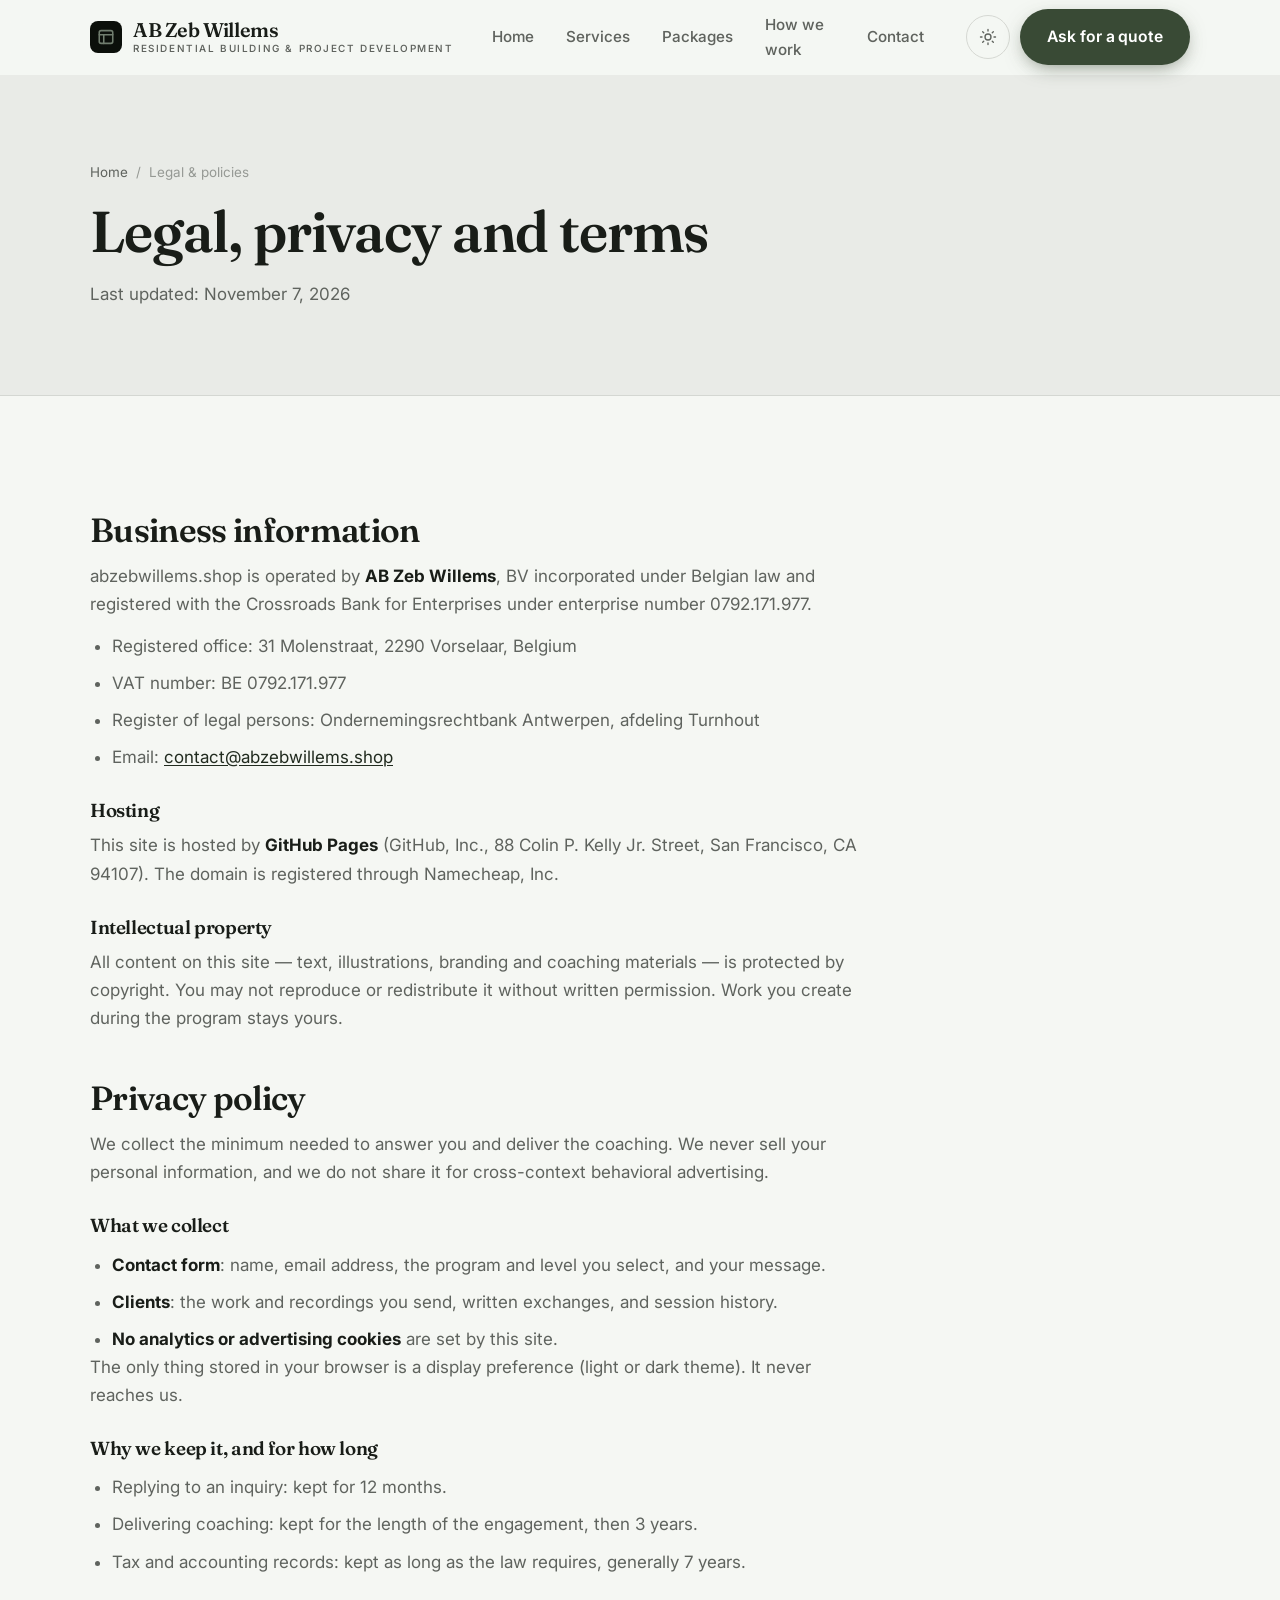
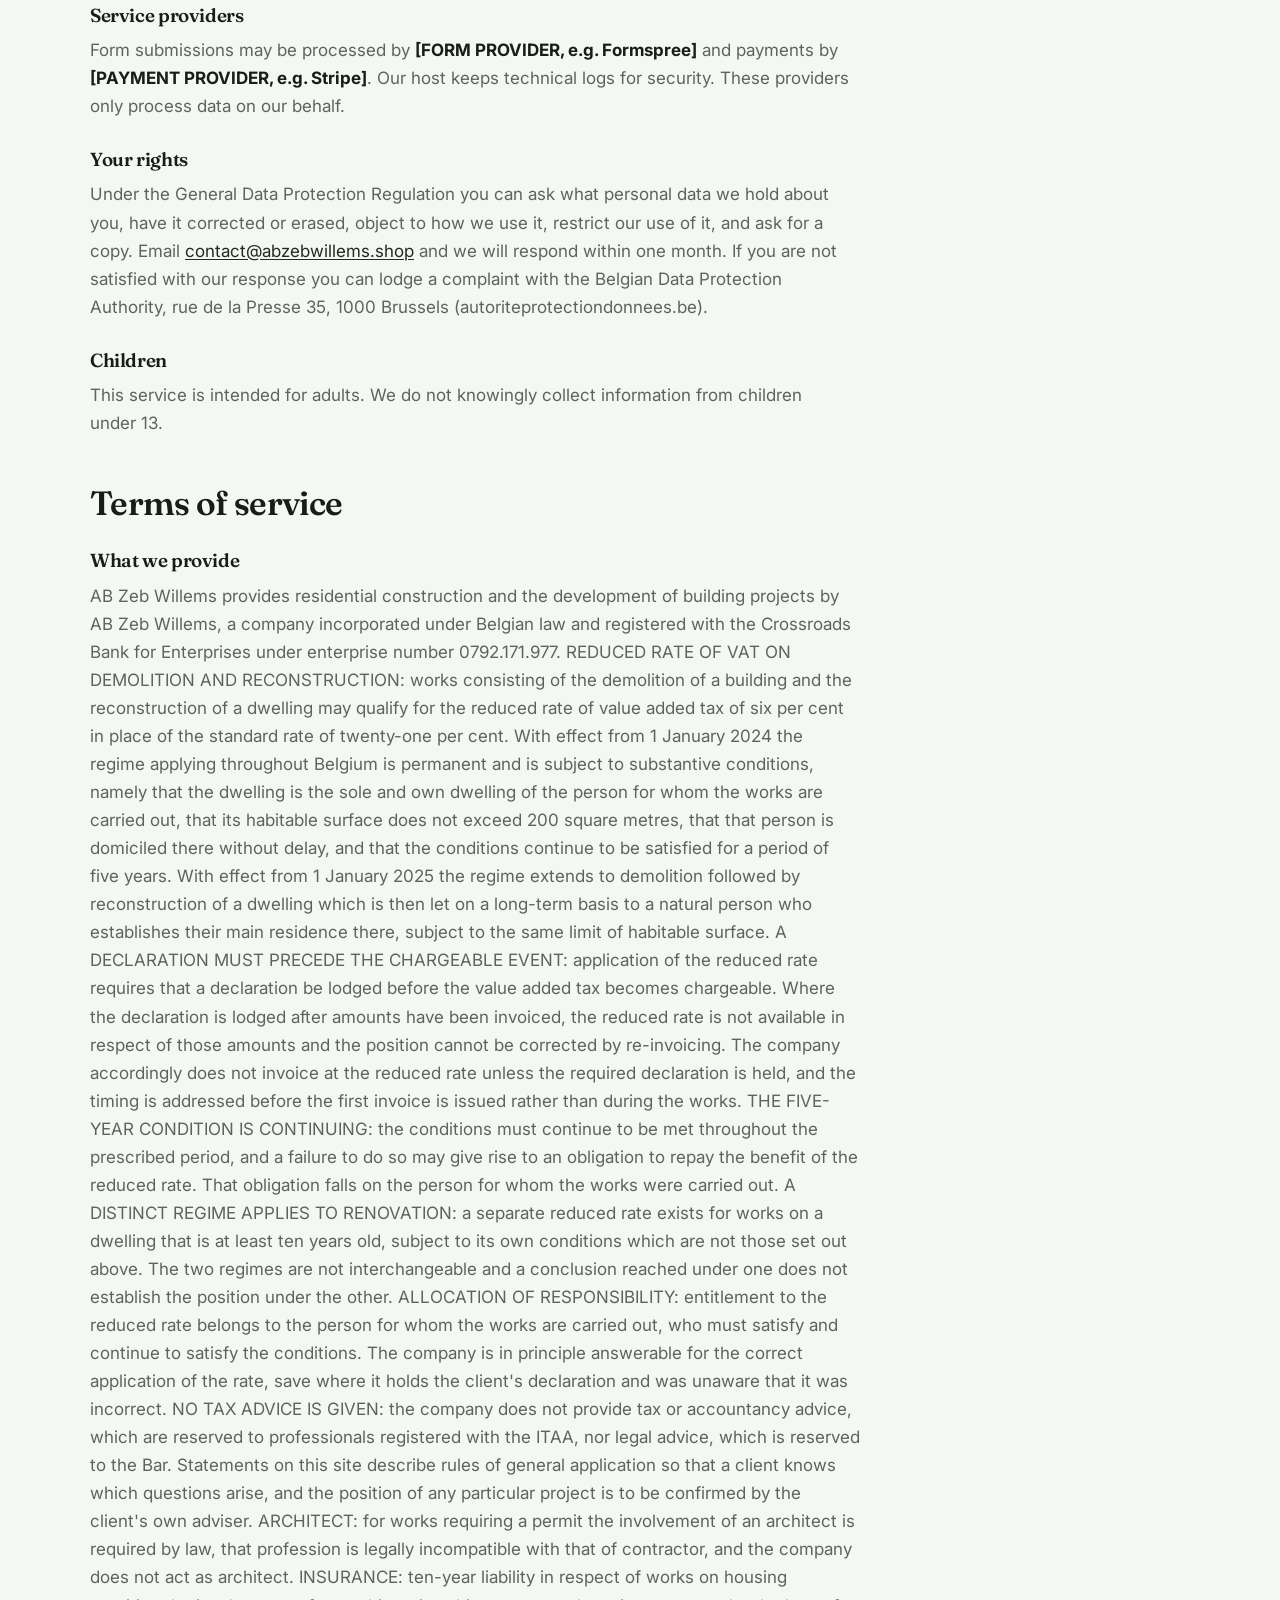
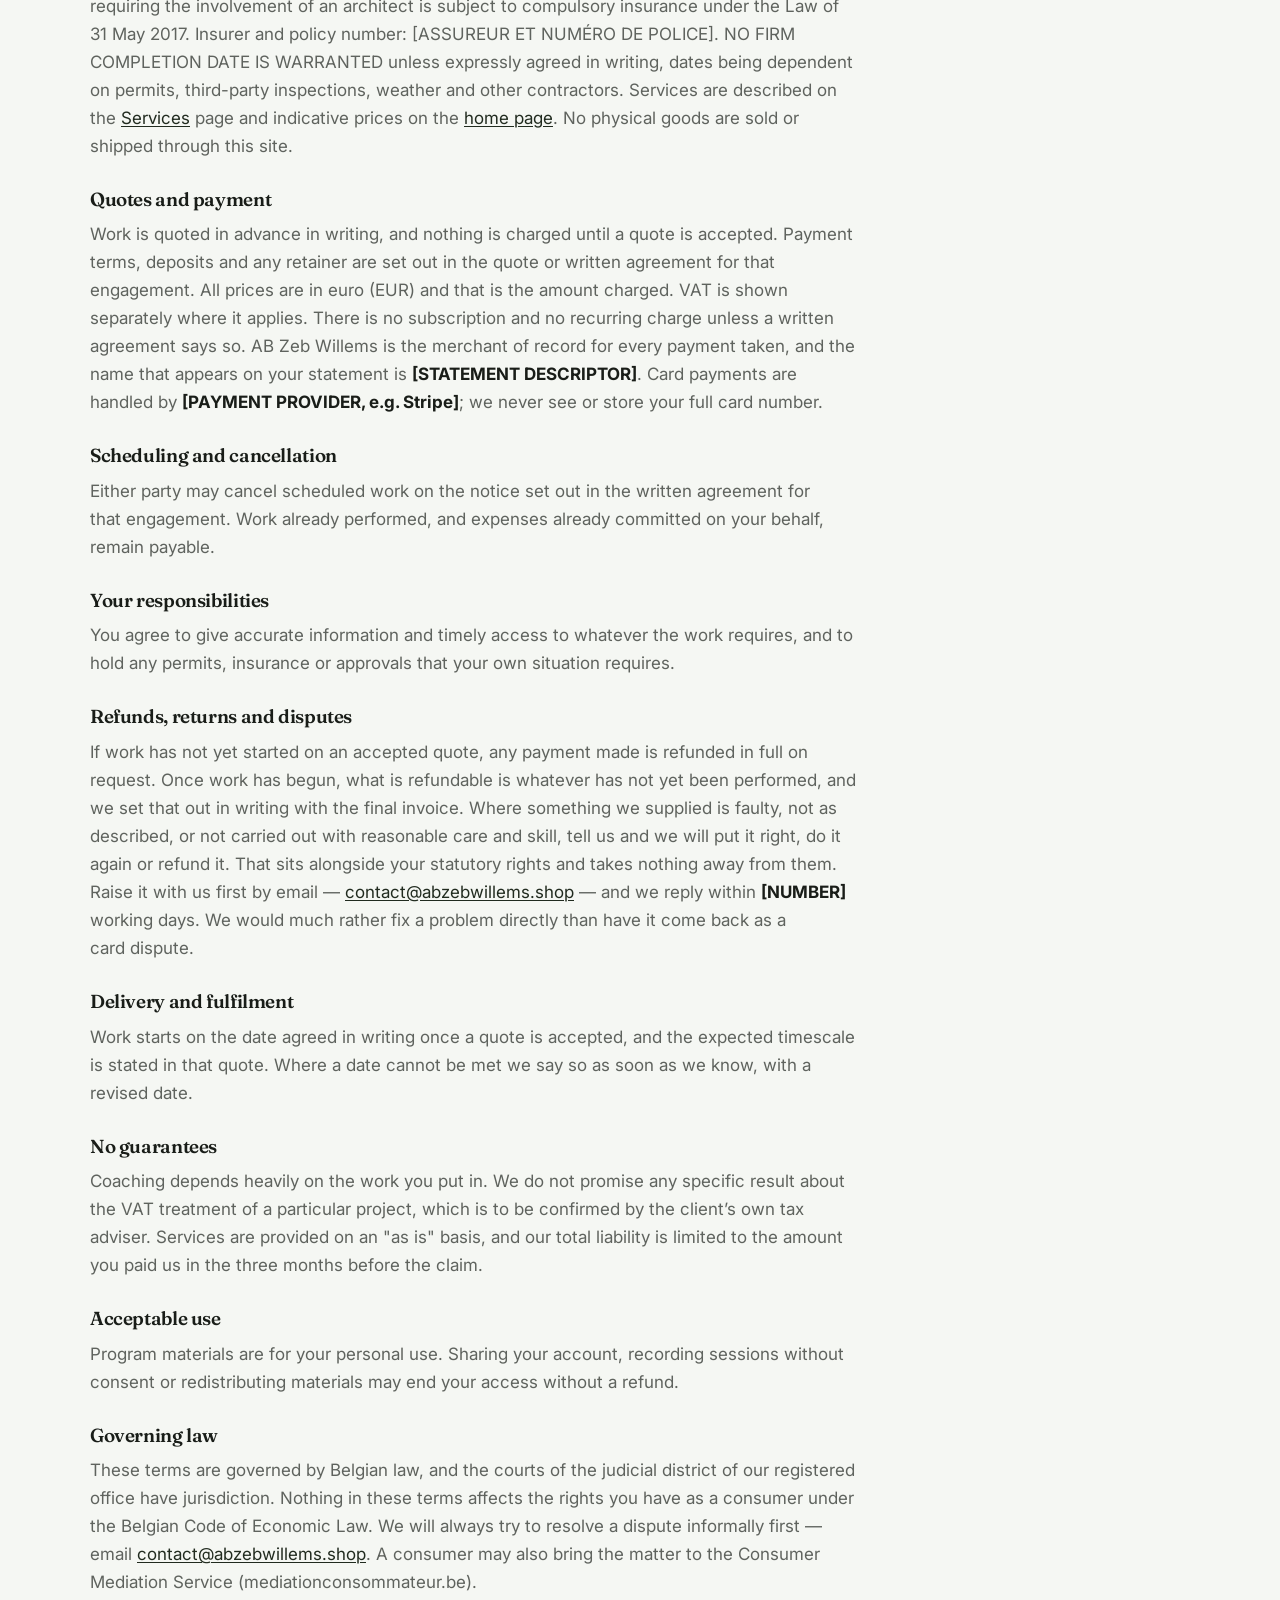
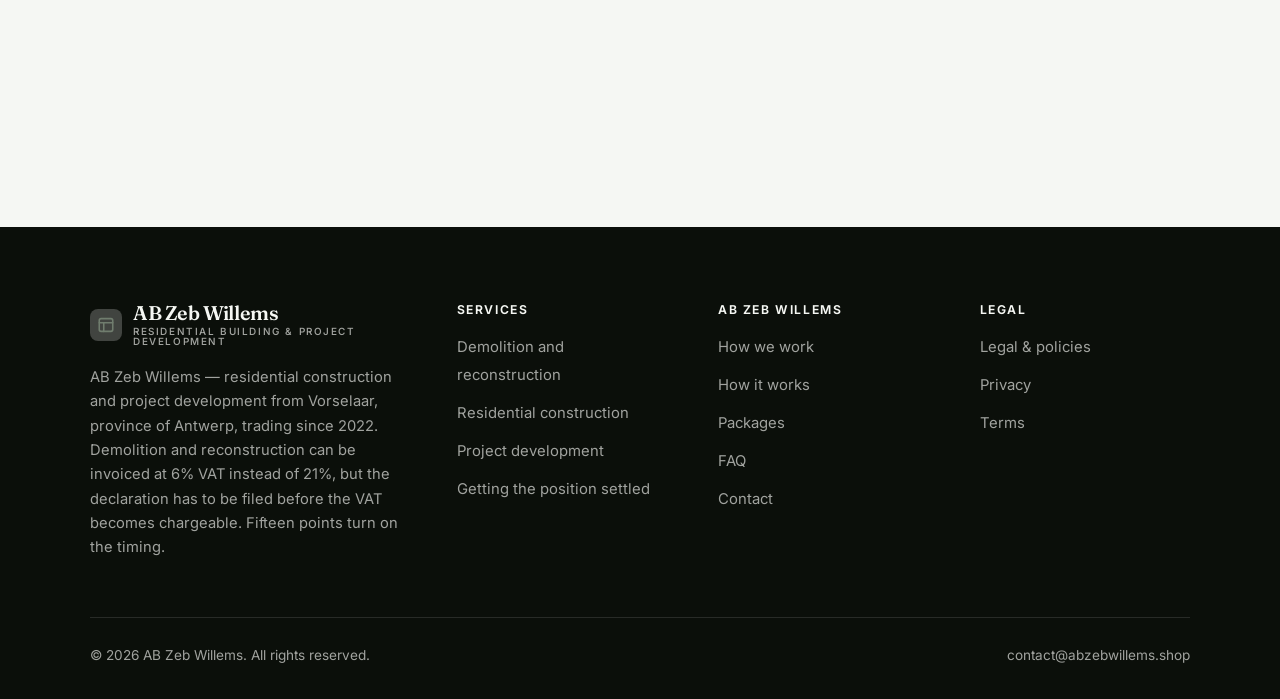
<file: legal.html>
<!DOCTYPE html>
<html lang="en" class="no-js">
<head>
<meta charset="utf-8">
<meta name="viewport" content="width=device-width, initial-scale=1">
<title>Legal, privacy and terms — AB Zeb Willems</title>
<meta name="description" content="Business information, privacy policy and terms of service for AB Zeb Willems.">
<meta name="robots" content="noindex">

<meta property="og:type" content="website">
<meta property="og:url" content="https://abzebwillems.shop/legal.html">
<meta property="og:site_name" content="AB Zeb Willems">
<meta property="og:locale" content="en_US">
<meta property="og:title" content="Legal, privacy and terms — AB Zeb Willems">
<meta property="og:description" content="Business information, privacy policy and terms of service for AB Zeb Willems.">
<meta name="theme-color" content="#0b0f0a">

<link rel="icon" href="assets/img/favicon.svg" type="image/svg+xml">
<link rel="preconnect" href="https://fonts.googleapis.com">
<link rel="preconnect" href="https://fonts.gstatic.com" crossorigin>
<link rel="stylesheet" href="https://fonts.googleapis.com/css2?family=Fraunces:opsz,wght@9..144,400;9..144,600;9..144,700&family=Inter:wght@400..700&display=swap">
<link rel="stylesheet" href="assets/css/style.css">

<!-- Thème appliqué avant le premier rendu (évite le flash) -->
<script>
document.documentElement.classList.remove('no-js');
(function(){try{var t=localStorage.getItem('site-theme');if(t){document.documentElement.setAttribute('data-theme',t);}}catch(e){}})();
</script>
</head>

<body>
<a class="skip-link" href="#main">Skip to main content</a>

<header class="site-header">
  <nav class="wrap nav" aria-label="Main navigation">
    <a class="brand" href="index.html">
      <svg class="brand__mark" viewBox="0 0 64 64" aria-hidden="true">
        <rect class="bm-bg" width="64" height="64" rx="16"/>
        <g class="bm-ic" transform="translate(14 14) scale(1.5)" fill="none" stroke-width="2.1" stroke-linecap="round" stroke-linejoin="round"><rect x="3" y="3.5" width="18" height="17" rx="2.5"/><path d="M3 9h18M9 9v11.5"/></g>
      </svg>
      <span>AB Zeb Willems<span class="brand__sub">RESIDENTIAL BUILDING &amp; PROJECT DEVELOPMENT</span></span>
    </a>

    <ul class="nav__links" id="nav-links">
      <li><a href="index.html">Home</a></li>
      <li><a href="programs.html">Services</a></li>
      <li><a href="index.html#pricing">Packages</a></li>
      <li><a href="about.html">How we work</a></li>
      <li><a href="contact.html">Contact</a></li>
      <li><a class="btn btn--primary" href="contact.html">Ask for a quote</a></li>
    </ul>

    <div class="nav__cta">
      <button class="theme-toggle" type="button" aria-label="Switch to dark theme">
        <svg class="icon-sun" viewBox="0 0 24 24" fill="none" stroke="currentColor" stroke-width="1.8" stroke-linecap="round" aria-hidden="true"><circle cx="12" cy="12" r="4"/><path d="M12 2v2m0 16v2M2 12h2m16 0h2M4.9 4.9l1.4 1.4m11.4 11.4 1.4 1.4M19.1 4.9l-1.4 1.4M6.3 17.7l-1.4 1.4"/></svg>
        <svg class="icon-moon" viewBox="0 0 24 24" fill="none" stroke="currentColor" stroke-width="1.8" stroke-linecap="round" stroke-linejoin="round" aria-hidden="true"><path d="M21 12.8A9 9 0 1 1 11.2 3a7 7 0 0 0 9.8 9.8z"/></svg>
      </button>
      <a class="btn btn--primary" href="contact.html">Ask for a quote</a>
      <button class="nav__toggle" type="button" aria-expanded="false" aria-controls="nav-links" aria-label="Open menu">
        <svg class="icon-open" viewBox="0 0 24 24" fill="none" stroke="currentColor" stroke-width="2" stroke-linecap="round" aria-hidden="true"><path d="M3 6h18M3 12h18M3 18h18"/></svg>
        <svg class="icon-close" viewBox="0 0 24 24" fill="none" stroke="currentColor" stroke-width="2" stroke-linecap="round" aria-hidden="true"><path d="M6 6l12 12M18 6L6 18"/></svg>
      </button>
    </div>
  </nav>
</header>

<main id="main">

<section class="page-head">
  <div class="wrap">
    <nav class="breadcrumb" aria-label="Breadcrumb">
      <a href="index.html">Home</a><span>/</span><span aria-current="page">Legal &amp; policies</span>
    </nav>
    <h1>Legal, privacy and terms</h1>
    <p>Last updated: <time datetime="2026-11-07">November 7, 2026</time></p>
  </div>
</section>

<section class="section wrap">
  <div class="prose">

    <!--
      TO DO: this is a skeleton, not legal advice. Replace every [BRACKET] with
      your real details before selling, and have a lawyer review it if you can.
      Consumer protection rules differ by state.
    -->

    <h2 id="business">Business information</h2>
    <p>
      abzebwillems.shop is operated by <strong>AB Zeb Willems</strong>,
      BV incorporated under Belgian law and registered with the
      Crossroads Bank for Enterprises under enterprise number 0792.171.977.
    </p>
    <ul>
      <li>Registered office: 31 Molenstraat, 2290 Vorselaar, Belgium</li>
      <li>VAT number: BE 0792.171.977</li>
      <li>Register of legal persons: Ondernemingsrechtbank Antwerpen, afdeling Turnhout</li>
      <li>Email: <a href="mailto:contact@abzebwillems.shop">contact@abzebwillems.shop</a></li>
    </ul>

    <h3>Hosting</h3>
    <p>
      This site is hosted by <strong>GitHub Pages</strong> (GitHub, Inc., 88 Colin P. Kelly Jr. Street,
      San Francisco, CA 94107). The domain is registered through Namecheap, Inc.
    </p>

    <h3>Intellectual property</h3>
    <p>
      All content on this site — text, illustrations, branding and coaching materials — is protected by
      copyright. You may not reproduce or redistribute it without written permission. Work you create during
      the program stays yours.
    </p>

    <h2 id="privacy">Privacy policy</h2>
    <p>
      We collect the minimum needed to answer you and deliver the coaching. We never sell your personal
      information, and we do not share it for cross-context behavioral advertising.
    </p>
    <h3>What we collect</h3>
    <ul>
      <li><strong>Contact form</strong>: name, email address, the program and level you select, and your message.</li>
      <li><strong>Clients</strong>: the work and recordings you send, written exchanges, and session history.</li>
      <li><strong>No analytics or advertising cookies</strong> are set by this site.</li>
    </ul>
    <p>
      The only thing stored in your browser is a display preference (light or dark theme). It never reaches us.
    </p>
    <h3>Why we keep it, and for how long</h3>
    <ul>
      <li>Replying to an inquiry: kept for 12 months.</li>
      <li>Delivering coaching: kept for the length of the engagement, then 3 years.</li>
      <li>Tax and accounting records: kept as long as the law requires, generally 7 years.</li>
    </ul>
    <h3>Service providers</h3>
    <p>
      Form submissions may be processed by <strong>[FORM PROVIDER, e.g. Formspree]</strong> and payments by
      <strong>[PAYMENT PROVIDER, e.g. Stripe]</strong>. Our host keeps technical logs for security. These
      providers only process data on our behalf.
    </p>
    <h3>Your rights</h3>
    <p>
      Under the General Data Protection Regulation you can ask what personal data we hold about you,
      have it corrected or erased, object to how we use it, restrict our use of it, and ask for a copy.
      Email <a href="mailto:contact@abzebwillems.shop">contact@abzebwillems.shop</a> and we will respond within one month. If you are not
      satisfied with our response you can lodge a complaint with the Belgian Data Protection Authority,
      rue de la Presse 35, 1000 Brussels (autoriteprotectiondonnees.be).
    </p>
    <h3>Children</h3>
    <p>
      This service is intended for adults. We do not knowingly collect information from children under 13.
    </p>

    <h2 id="terms">Terms of service</h2>
    <h3>What we provide</h3>
    <p>
      AB Zeb Willems provides residential construction and the development of building projects by AB Zeb Willems, a company incorporated under Belgian law and registered with the Crossroads Bank for Enterprises under enterprise number 0792.171.977. REDUCED RATE OF VAT ON DEMOLITION AND RECONSTRUCTION: works consisting of the demolition of a building and the reconstruction of a dwelling may qualify for the reduced rate of value added tax of six per cent in place of the standard rate of twenty-one per cent. With effect from 1 January 2024 the regime applying throughout Belgium is permanent and is subject to substantive conditions, namely that the dwelling is the sole and own dwelling of the person for whom the works are carried out, that its habitable surface does not exceed 200 square metres, that that person is domiciled there without delay, and that the conditions continue to be satisfied for a period of five years. With effect from 1 January 2025 the regime extends to demolition followed by reconstruction of a dwelling which is then let on a long-term basis to a natural person who establishes their main residence there, subject to the same limit of habitable surface. A DECLARATION MUST PRECEDE THE CHARGEABLE EVENT: application of the reduced rate requires that a declaration be lodged before the value added tax becomes chargeable. Where the declaration is lodged after amounts have been invoiced, the reduced rate is not available in respect of those amounts and the position cannot be corrected by re-invoicing. The company accordingly does not invoice at the reduced rate unless the required declaration is held, and the timing is addressed before the first invoice is issued rather than during the works. THE FIVE-YEAR CONDITION IS CONTINUING: the conditions must continue to be met throughout the prescribed period, and a failure to do so may give rise to an obligation to repay the benefit of the reduced rate. That obligation falls on the person for whom the works were carried out. A DISTINCT REGIME APPLIES TO RENOVATION: a separate reduced rate exists for works on a dwelling that is at least ten years old, subject to its own conditions which are not those set out above. The two regimes are not interchangeable and a conclusion reached under one does not establish the position under the other. ALLOCATION OF RESPONSIBILITY: entitlement to the reduced rate belongs to the person for whom the works are carried out, who must satisfy and continue to satisfy the conditions. The company is in principle answerable for the correct application of the rate, save where it holds the client's declaration and was unaware that it was incorrect. NO TAX ADVICE IS GIVEN: the company does not provide tax or accountancy advice, which are reserved to professionals registered with the ITAA, nor legal advice, which is reserved to the Bar. Statements on this site describe rules of general application so that a client knows which questions arise, and the position of any particular project is to be confirmed by the client's own adviser. ARCHITECT: for works requiring a permit the involvement of an architect is required by law, that profession is legally incompatible with that of contractor, and the company does not act as architect. INSURANCE: ten-year liability in respect of works on housing requiring the involvement of an architect is subject to compulsory insurance under the Law of 31 May 2017. Insurer and policy number: [ASSUREUR ET NUMÉRO DE POLICE]. NO FIRM COMPLETION DATE IS WARRANTED unless expressly agreed in writing, dates being dependent on permits, third-party inspections, weather and other contractors. Services are described on the
      <a href="programs.html">Services</a> page and indicative prices on the
      <a href="index.html#pricing">home page</a>.
      No physical goods are sold or shipped through this site.
    </p>
    <h3>Quotes and payment</h3>
    <p>
      Work is quoted in advance in writing, and nothing is charged until a quote is accepted. Payment terms,
      deposits and any retainer are set out in the quote or written agreement for that engagement.
      All prices are in euro (EUR) and that is the amount charged. VAT is shown separately where it applies.
      There is no subscription and no recurring charge unless a written agreement says so.
      AB Zeb Willems is the merchant of record for every payment taken, and the name that
      appears on your statement is <strong>[STATEMENT DESCRIPTOR]</strong>. Card payments are handled by
      <strong>[PAYMENT PROVIDER, e.g. Stripe]</strong>; we never see or store your full card number.
    </p>
    <h3>Scheduling and cancellation</h3>
    <p>
      Either party may cancel scheduled work on the notice set out in the written agreement for that engagement.
      Work already performed, and expenses already committed on your behalf, remain payable.
    </p>
    <h3>Your responsibilities</h3>
    <p>
      You agree to give accurate information and timely access to whatever the work requires, and to hold any
      permits, insurance or approvals that your own situation requires.
    </p>
    <h3>Refunds, returns and disputes</h3>
    <p>
      If work has not yet started on an accepted quote, any payment made is refunded in full on request. Once work has begun, what is refundable is whatever has not yet been performed, and we set that out in writing with the final invoice.
      Where something we supplied is faulty, not as described, or not carried out with reasonable care and skill,
      tell us and we will put it right, do it again or refund it. That sits alongside your statutory rights and
      takes nothing away from them. Raise it with us first by email —
      <a href="mailto:contact@abzebwillems.shop">contact@abzebwillems.shop</a> — and we reply within <strong>[NUMBER]</strong> working days.
      We would much rather fix a problem directly than have it come back as a card dispute.
    </p>
    <h3>Delivery and fulfilment</h3>
    <p>
      Work starts on the date agreed in writing once a quote is accepted, and the expected timescale is stated in that quote. Where a date cannot be met we say so as soon as we know, with a revised date.
    </p>

    <h3>No guarantees</h3>
    <p>
      Coaching depends heavily on the work you put in. We do not promise any specific result
      about the VAT treatment of a particular project, which is to be confirmed by the client’s own tax adviser. Services are provided on an "as is" basis, and our total
      liability is limited to the amount you paid us in the three months before the claim.
    </p>
    <h3>Acceptable use</h3>
    <p>
      Program materials are for your personal use. Sharing your account, recording sessions without consent
      or redistributing materials may end your access without a refund.
    </p>
    <h3>Governing law</h3>
    <p>
      These terms are governed by Belgian law, and the courts of the judicial district of our
      registered office have jurisdiction. Nothing in these terms affects the rights you have as a
      consumer under the Belgian Code of Economic Law. We will always try to resolve a dispute
      informally first — email <a href="mailto:contact@abzebwillems.shop">contact@abzebwillems.shop</a>. A consumer may also bring the
      matter to the Consumer Mediation Service (mediationconsommateur.be).
    </p>

  </div>
</section>

</main>

<footer class="site-footer">
  <div class="wrap">
    <div class="footer__grid">
      <div class="footer__brand">
        <a class="brand" href="index.html">
          <svg class="brand__mark" viewBox="0 0 64 64" aria-hidden="true">
        <rect class="bm-bg" width="64" height="64" rx="16"/>
        <g class="bm-ic" transform="translate(14 14) scale(1.5)" fill="none" stroke-width="2.1" stroke-linecap="round" stroke-linejoin="round"><rect x="3" y="3.5" width="18" height="17" rx="2.5"/><path d="M3 9h18M9 9v11.5"/></g>
      </svg>
          <span>AB Zeb Willems<span class="brand__sub">RESIDENTIAL BUILDING &amp; PROJECT DEVELOPMENT</span></span>
        </a>
        <p>AB Zeb Willems — residential construction and project development from Vorselaar, province of Antwerp, trading since 2022. Demolition and reconstruction can be invoiced at 6% VAT instead of 21%, but the declaration has to be filed before the VAT becomes chargeable. Fifteen points turn on the timing.</p>
      </div>

      <div class="footer__col">
        <h4>Services</h4>
        <ul>
          <li><a href="programs.html#rebuild">Demolition and reconstruction</a></li>
          <li><a href="programs.html#building">Residential construction</a></li>
          <li><a href="programs.html#development">Project development</a></li>
          <li><a href="programs.html#position">Getting the position settled</a></li>
        </ul>
      </div>

      <div class="footer__col">
        <h4>AB Zeb Willems</h4>
        <ul>
          <li><a href="about.html">How we work</a></li>
          <li><a href="index.html#how-it-works">How it works</a></li>
          <li><a href="index.html#pricing">Packages</a></li>
          <li><a href="index.html#faq">FAQ</a></li>
          <li><a href="contact.html">Contact</a></li>
        </ul>
      </div>

      <div class="footer__col">
        <h4>Legal</h4>
        <ul>
          <li><a href="legal.html">Legal &amp; policies</a></li>
          <li><a href="legal.html#privacy">Privacy</a></li>
          <li><a href="legal.html#terms">Terms</a></li>
        </ul>
      </div>
    </div>

    <div class="footer__bottom">
      <p>© <span data-year>2026</span> AB Zeb Willems. All rights reserved.</p>
      <p><a href="mailto:contact@abzebwillems.shop">contact@abzebwillems.shop</a></p>
    </div>
  </div>
</footer>

<script src="assets/js/main.js" defer></script>
</body>
</html>
</file>
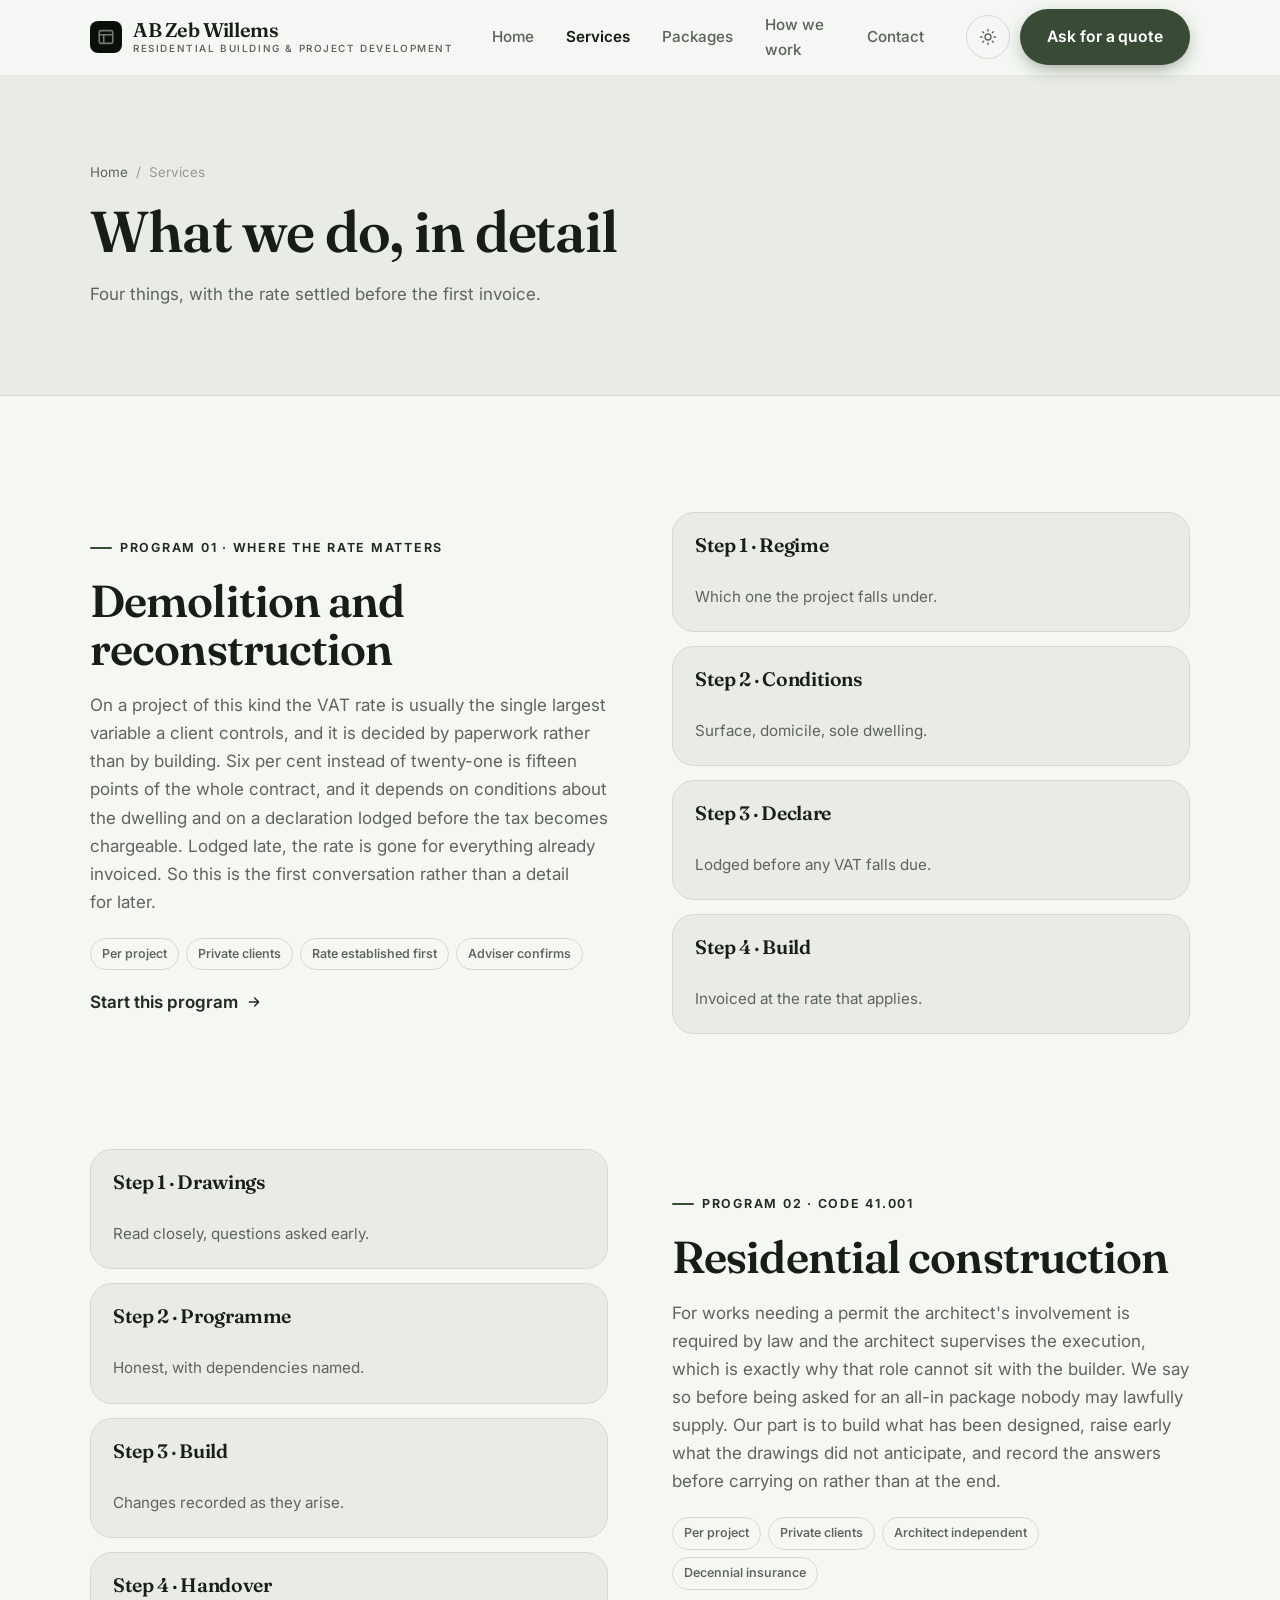
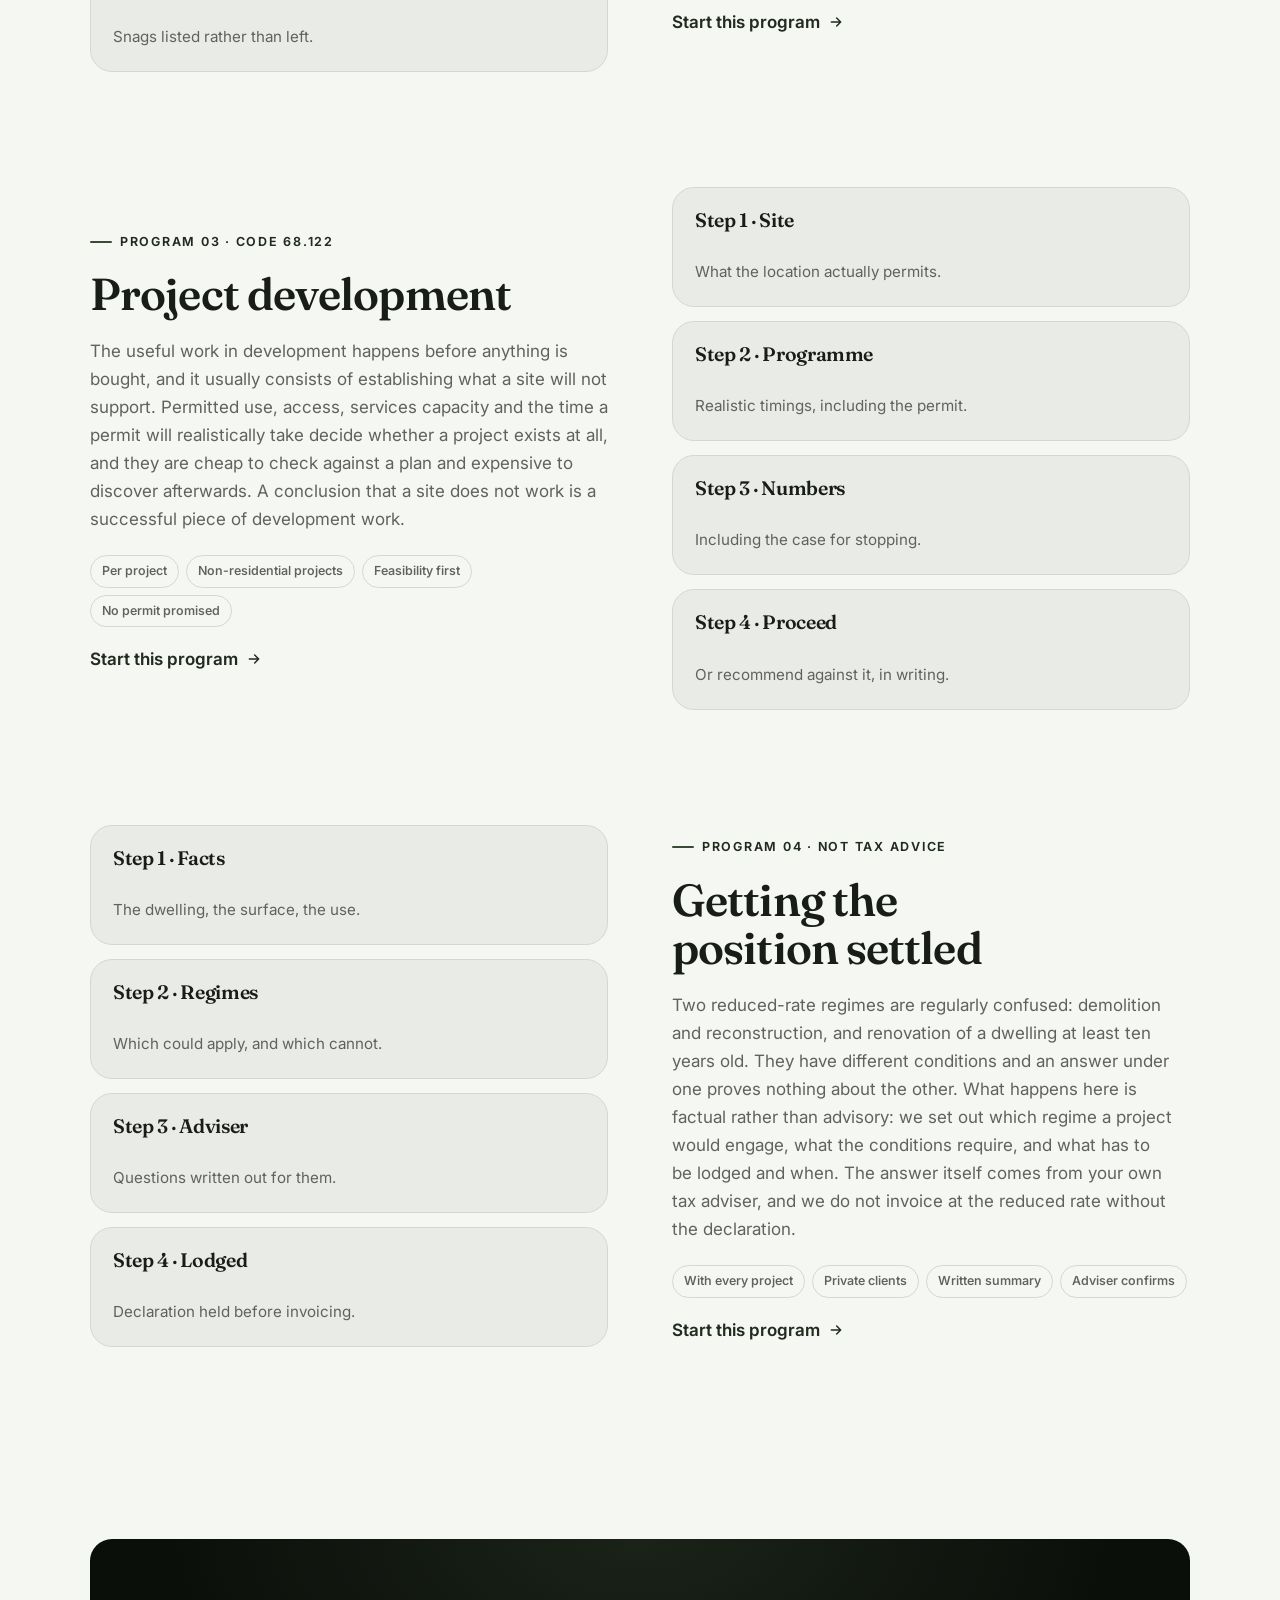
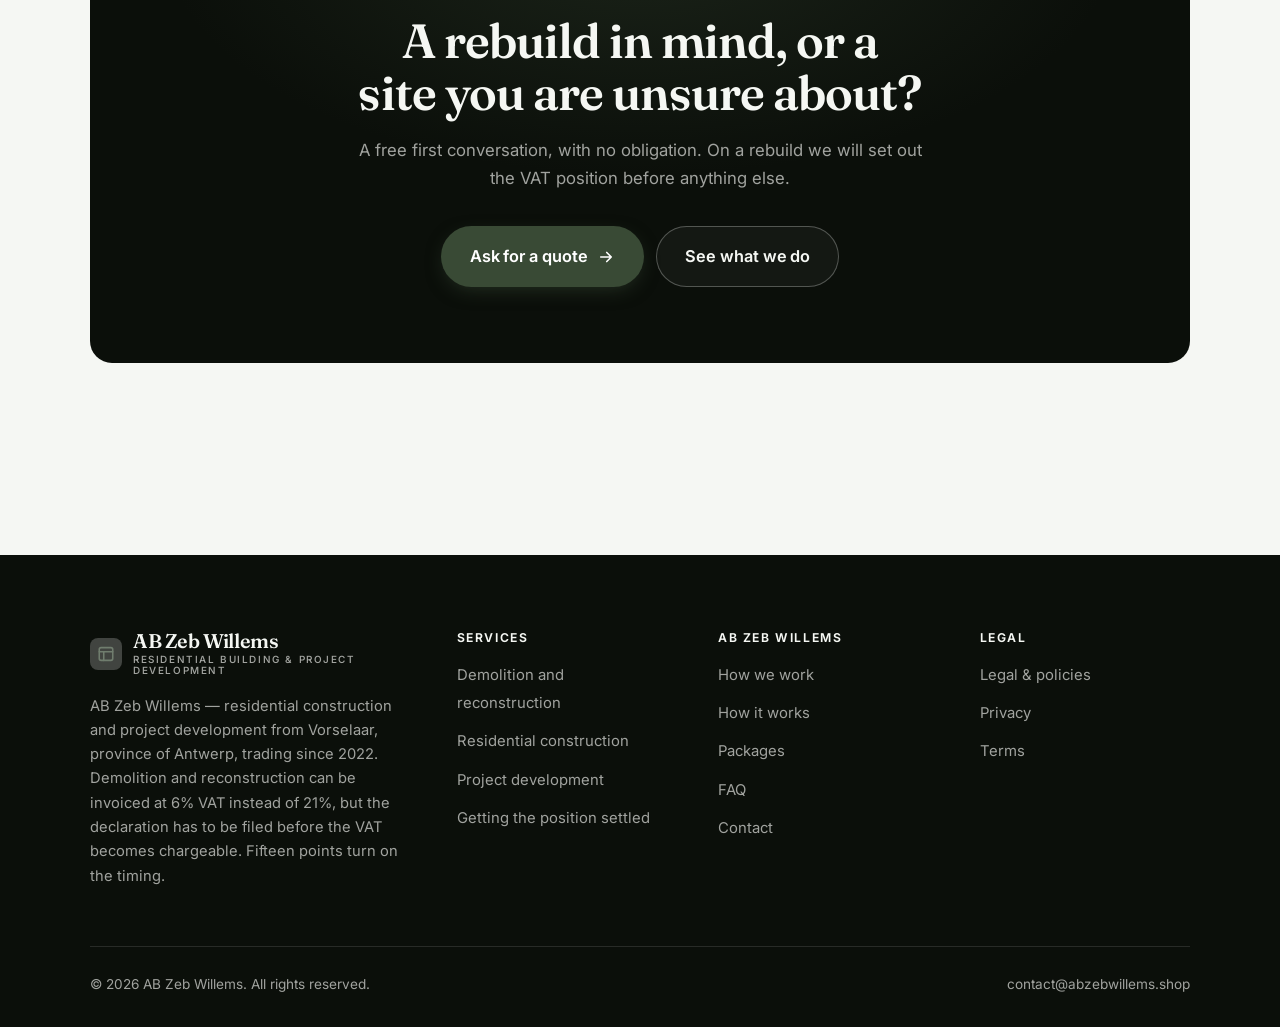
<file: programs.html>
<!DOCTYPE html>
<html lang="en" class="no-js">
<head>
<meta charset="utf-8">
<meta name="viewport" content="width=device-width, initial-scale=1">
<title>Services — AB Zeb Willems</title>
<meta name="description" content="What AB Zeb Willems does: demolition and reconstruction, residential construction, non-residential project development, and establishing the VAT position before invoicing.">
<link rel="canonical" href="https://abzebwillems.shop/programs.html">

<meta property="og:type" content="website">
<meta property="og:url" content="https://abzebwillems.shop/programs.html">
<meta property="og:site_name" content="AB Zeb Willems">
<meta property="og:locale" content="en_US">
<meta property="og:title" content="Services — AB Zeb Willems">
<meta property="og:description" content="What AB Zeb Willems does: demolition and reconstruction, residential construction, non-residential project development, and establishing the VAT position before invoicing.">
<meta name="theme-color" content="#0b0f0a">

<link rel="icon" href="assets/img/favicon.svg" type="image/svg+xml">
<link rel="preconnect" href="https://fonts.googleapis.com">
<link rel="preconnect" href="https://fonts.gstatic.com" crossorigin>
<link rel="stylesheet" href="https://fonts.googleapis.com/css2?family=Fraunces:opsz,wght@9..144,400;9..144,600;9..144,700&family=Inter:wght@400..700&display=swap">
<link rel="stylesheet" href="assets/css/style.css">

<!-- Thème appliqué avant le premier rendu (évite le flash) -->
<script>
document.documentElement.classList.remove('no-js');
(function(){try{var t=localStorage.getItem('site-theme');if(t){document.documentElement.setAttribute('data-theme',t);}}catch(e){}})();
</script>
</head>

<body>
<a class="skip-link" href="#main">Skip to main content</a>

<header class="site-header">
  <nav class="wrap nav" aria-label="Main navigation">
    <a class="brand" href="index.html">
      <svg class="brand__mark" viewBox="0 0 64 64" aria-hidden="true">
        <rect class="bm-bg" width="64" height="64" rx="16"/>
        <g class="bm-ic" transform="translate(14 14) scale(1.5)" fill="none" stroke-width="2.1" stroke-linecap="round" stroke-linejoin="round"><rect x="3" y="3.5" width="18" height="17" rx="2.5"/><path d="M3 9h18M9 9v11.5"/></g>
      </svg>
      <span>AB Zeb Willems<span class="brand__sub">RESIDENTIAL BUILDING &amp; PROJECT DEVELOPMENT</span></span>
    </a>

    <ul class="nav__links" id="nav-links">
      <li><a href="index.html">Home</a></li>
      <li><a href="programs.html" aria-current="page">Services</a></li>
      <li><a href="index.html#pricing">Packages</a></li>
      <li><a href="about.html">How we work</a></li>
      <li><a href="contact.html">Contact</a></li>
      <li><a class="btn btn--primary" href="contact.html">Ask for a quote</a></li>
    </ul>

    <div class="nav__cta">
      <button class="theme-toggle" type="button" aria-label="Switch to dark theme">
        <svg class="icon-sun" viewBox="0 0 24 24" fill="none" stroke="currentColor" stroke-width="1.8" stroke-linecap="round" aria-hidden="true"><circle cx="12" cy="12" r="4"/><path d="M12 2v2m0 16v2M2 12h2m16 0h2M4.9 4.9l1.4 1.4m11.4 11.4 1.4 1.4M19.1 4.9l-1.4 1.4M6.3 17.7l-1.4 1.4"/></svg>
        <svg class="icon-moon" viewBox="0 0 24 24" fill="none" stroke="currentColor" stroke-width="1.8" stroke-linecap="round" stroke-linejoin="round" aria-hidden="true"><path d="M21 12.8A9 9 0 1 1 11.2 3a7 7 0 0 0 9.8 9.8z"/></svg>
      </button>
      <a class="btn btn--primary" href="contact.html">Ask for a quote</a>
      <button class="nav__toggle" type="button" aria-expanded="false" aria-controls="nav-links" aria-label="Open menu">
        <svg class="icon-open" viewBox="0 0 24 24" fill="none" stroke="currentColor" stroke-width="2" stroke-linecap="round" aria-hidden="true"><path d="M3 6h18M3 12h18M3 18h18"/></svg>
        <svg class="icon-close" viewBox="0 0 24 24" fill="none" stroke="currentColor" stroke-width="2" stroke-linecap="round" aria-hidden="true"><path d="M6 6l12 12M18 6L6 18"/></svg>
      </button>
    </div>
  </nav>
</header>

<main id="main">

<section class="page-head">
  <div class="wrap">
    <nav class="breadcrumb" aria-label="Breadcrumb">
      <a href="index.html">Home</a><span>/</span><span aria-current="page">Services</span>
    </nav>
    <h1>What we do, in detail</h1>
    <p>Four things, with the rate settled before the first invoice.</p>
  </div>
</section>

<section class="section wrap" id="rebuild">
  <div class="split reveal">
    <div>
      <span class="eyebrow">Program 01 · Where the rate matters</span>
      <h2>Demolition and reconstruction</h2>
      <p>On a project of this kind the VAT rate is usually the single largest variable a client controls, and it is decided by paperwork rather than by building. Six per cent instead of twenty-one is fifteen points of the whole contract, and it depends on conditions about the dwelling and on a declaration lodged before the tax becomes chargeable. Lodged late, the rate is gone for everything already invoiced. So this is the first conversation rather than a detail for later.</p>
      <ul class="tags"><li>Per project</li><li>Private clients</li><li>Rate established first</li><li>Adviser confirms</li></ul>
      <p><a class="arrow-link" href="contact.html">Start this program <svg viewBox="0 0 24 24" fill="none" stroke="currentColor" stroke-width="2.2" stroke-linecap="round" stroke-linejoin="round" aria-hidden="true"><path d="M5 12h14M13 6l6 6-6 6"/></svg></a></p>
    </div>
    <div class="grid grid--2 grid--tight">
      <article class="card card--sm">
        <h3>Step 1 · Regime</h3>
        <p>Which one the project falls under.</p>
      </article>
      <article class="card card--sm">
        <h3>Step 2 · Conditions</h3>
        <p>Surface, domicile, sole dwelling.</p>
      </article>
      <article class="card card--sm">
        <h3>Step 3 · Declare</h3>
        <p>Lodged before any VAT falls due.</p>
      </article>
      <article class="card card--sm">
        <h3>Step 4 · Build</h3>
        <p>Invoiced at the rate that applies.</p>
      </article>
    </div>
  </div>
</section>

<section class="section section--flush wrap" id="building">
  <div class="split reveal">
    <div class="grid grid--2 grid--tight">
      <article class="card card--sm">
        <h3>Step 1 · Drawings</h3>
        <p>Read closely, questions asked early.</p>
      </article>
      <article class="card card--sm">
        <h3>Step 2 · Programme</h3>
        <p>Honest, with dependencies named.</p>
      </article>
      <article class="card card--sm">
        <h3>Step 3 · Build</h3>
        <p>Changes recorded as they arise.</p>
      </article>
      <article class="card card--sm">
        <h3>Step 4 · Handover</h3>
        <p>Snags listed rather than left.</p>
      </article>
    </div>
    <div>
      <span class="eyebrow">Program 02 · Code 41.001</span>
      <h2>Residential construction</h2>
      <p>For works needing a permit the architect's involvement is required by law and the architect supervises the execution, which is exactly why that role cannot sit with the builder. We say so before being asked for an all-in package nobody may lawfully supply. Our part is to build what has been designed, raise early what the drawings did not anticipate, and record the answers before carrying on rather than at the end.</p>
      <ul class="tags"><li>Per project</li><li>Private clients</li><li>Architect independent</li><li>Decennial insurance</li></ul>
      <p><a class="arrow-link" href="contact.html">Start this program <svg viewBox="0 0 24 24" fill="none" stroke="currentColor" stroke-width="2.2" stroke-linecap="round" stroke-linejoin="round" aria-hidden="true"><path d="M5 12h14M13 6l6 6-6 6"/></svg></a></p>
    </div>
  </div>
</section>

<section class="section section--flush wrap" id="development">
  <div class="split reveal">
    <div>
      <span class="eyebrow">Program 03 · Code 68.122</span>
      <h2>Project development</h2>
      <p>The useful work in development happens before anything is bought, and it usually consists of establishing what a site will not support. Permitted use, access, services capacity and the time a permit will realistically take decide whether a project exists at all, and they are cheap to check against a plan and expensive to discover afterwards. A conclusion that a site does not work is a successful piece of development work.</p>
      <ul class="tags"><li>Per project</li><li>Non-residential projects</li><li>Feasibility first</li><li>No permit promised</li></ul>
      <p><a class="arrow-link" href="contact.html">Start this program <svg viewBox="0 0 24 24" fill="none" stroke="currentColor" stroke-width="2.2" stroke-linecap="round" stroke-linejoin="round" aria-hidden="true"><path d="M5 12h14M13 6l6 6-6 6"/></svg></a></p>
    </div>
    <div class="grid grid--2 grid--tight">
      <article class="card card--sm">
        <h3>Step 1 · Site</h3>
        <p>What the location actually permits.</p>
      </article>
      <article class="card card--sm">
        <h3>Step 2 · Programme</h3>
        <p>Realistic timings, including the permit.</p>
      </article>
      <article class="card card--sm">
        <h3>Step 3 · Numbers</h3>
        <p>Including the case for stopping.</p>
      </article>
      <article class="card card--sm">
        <h3>Step 4 · Proceed</h3>
        <p>Or recommend against it, in writing.</p>
      </article>
    </div>
  </div>
</section>

<section class="section section--flush wrap" id="position">
  <div class="split reveal">
    <div class="grid grid--2 grid--tight">
      <article class="card card--sm">
        <h3>Step 1 · Facts</h3>
        <p>The dwelling, the surface, the use.</p>
      </article>
      <article class="card card--sm">
        <h3>Step 2 · Regimes</h3>
        <p>Which could apply, and which cannot.</p>
      </article>
      <article class="card card--sm">
        <h3>Step 3 · Adviser</h3>
        <p>Questions written out for them.</p>
      </article>
      <article class="card card--sm">
        <h3>Step 4 · Lodged</h3>
        <p>Declaration held before invoicing.</p>
      </article>
    </div>
    <div>
      <span class="eyebrow">Program 04 · Not tax advice</span>
      <h2>Getting the position settled</h2>
      <p>Two reduced-rate regimes are regularly confused: demolition and reconstruction, and renovation of a dwelling at least ten years old. They have different conditions and an answer under one proves nothing about the other. What happens here is factual rather than advisory: we set out which regime a project would engage, what the conditions require, and what has to be lodged and when. The answer itself comes from your own tax adviser, and we do not invoice at the reduced rate without the declaration.</p>
      <ul class="tags"><li>With every project</li><li>Private clients</li><li>Written summary</li><li>Adviser confirms</li></ul>
      <p><a class="arrow-link" href="contact.html">Start this program <svg viewBox="0 0 24 24" fill="none" stroke="currentColor" stroke-width="2.2" stroke-linecap="round" stroke-linejoin="round" aria-hidden="true"><path d="M5 12h14M13 6l6 6-6 6"/></svg></a></p>
    </div>
  </div>
</section>

<section class="wrap section--tight">
  <div class="cta-band reveal">
    <h2>A rebuild in mind, or a site you are unsure about?</h2>
    <p>A free first conversation, with no obligation. On a rebuild we will set out the VAT position before anything else.</p>
    <div class="hero__actions">
      <a class="btn btn--primary btn--lg" href="contact.html">Ask for a quote <svg viewBox="0 0 24 24" fill="none" stroke="currentColor" stroke-width="2.2" stroke-linecap="round" stroke-linejoin="round" aria-hidden="true"><path d="M5 12h14M13 6l6 6-6 6"/></svg></a>
      <a class="btn btn--on-dark btn--lg" href="programs.html">See what we do</a>
    </div>
  </div>
</section>

</main>

<footer class="site-footer">
  <div class="wrap">
    <div class="footer__grid">
      <div class="footer__brand">
        <a class="brand" href="index.html">
          <svg class="brand__mark" viewBox="0 0 64 64" aria-hidden="true">
        <rect class="bm-bg" width="64" height="64" rx="16"/>
        <g class="bm-ic" transform="translate(14 14) scale(1.5)" fill="none" stroke-width="2.1" stroke-linecap="round" stroke-linejoin="round"><rect x="3" y="3.5" width="18" height="17" rx="2.5"/><path d="M3 9h18M9 9v11.5"/></g>
      </svg>
          <span>AB Zeb Willems<span class="brand__sub">RESIDENTIAL BUILDING &amp; PROJECT DEVELOPMENT</span></span>
        </a>
        <p>AB Zeb Willems — residential construction and project development from Vorselaar, province of Antwerp, trading since 2022. Demolition and reconstruction can be invoiced at 6% VAT instead of 21%, but the declaration has to be filed before the VAT becomes chargeable. Fifteen points turn on the timing.</p>
      </div>

      <div class="footer__col">
        <h4>Services</h4>
        <ul>
          <li><a href="programs.html#rebuild">Demolition and reconstruction</a></li>
          <li><a href="programs.html#building">Residential construction</a></li>
          <li><a href="programs.html#development">Project development</a></li>
          <li><a href="programs.html#position">Getting the position settled</a></li>
        </ul>
      </div>

      <div class="footer__col">
        <h4>AB Zeb Willems</h4>
        <ul>
          <li><a href="about.html">How we work</a></li>
          <li><a href="index.html#how-it-works">How it works</a></li>
          <li><a href="index.html#pricing">Packages</a></li>
          <li><a href="index.html#faq">FAQ</a></li>
          <li><a href="contact.html">Contact</a></li>
        </ul>
      </div>

      <div class="footer__col">
        <h4>Legal</h4>
        <ul>
          <li><a href="legal.html">Legal &amp; policies</a></li>
          <li><a href="legal.html#privacy">Privacy</a></li>
          <li><a href="legal.html#terms">Terms</a></li>
        </ul>
      </div>
    </div>

    <div class="footer__bottom">
      <p>© <span data-year>2026</span> AB Zeb Willems. All rights reserved.</p>
      <p><a href="mailto:contact@abzebwillems.shop">contact@abzebwillems.shop</a></p>
    </div>
  </div>
</footer>

<script src="assets/js/main.js" defer></script>
</body>
</html>
</file>
<file: assets/css/style.css>
/* AB Zeb Willems — couleurs et polices de la marque.
   Modifier ces valeurs suffit à changer l'identité visuelle de tout le site. */
:root {
  --c-accent:    #394a35;
  --c-on-accent: #ffffff;
  --c-ink:       #0b0f0a;
  --c-paper:     #f5f7f3;

  --accent-ink-light: color-mix(in srgb, var(--c-accent) 58%, black);
  --accent-on-dark:   color-mix(in srgb, var(--c-accent) 72%, white);

  --font-display: "Fraunces", system-ui, -apple-system, "Segoe UI", sans-serif;
  --font-body: "Inter", system-ui, -apple-system, "Segoe UI", sans-serif;
  --display-weight: 600;
  --display-tracking: -.02em;
}

/* ==========================================================================
   Feuille de style commune aux sites de coaching
   Les couleurs de marque (--c-accent, --c-on-accent, --c-ink, --c-paper) et
   les polices sont définies juste au-dessus, par site. Tout le reste en dérive.
   ========================================================================== */

/* --------------------------------------------------------------------------
   1. Tokens dérivés
   -------------------------------------------------------------------------- */

:root {
  /* Thème clair */
  --paper:      var(--c-paper);
  --paper-2:    color-mix(in srgb, var(--c-paper) 95%, var(--c-ink));
  --paper-3:    color-mix(in srgb, var(--c-paper) 89%, var(--c-ink));
  --line:       color-mix(in srgb, var(--c-paper) 86%, var(--c-ink));
  --text:       color-mix(in srgb, var(--c-ink) 94%, var(--c-paper));
  --muted:      color-mix(in srgb, var(--c-ink) 64%, var(--c-paper));
  --accent:     var(--c-accent);
  --accent-600: color-mix(in srgb, var(--c-accent) 86%, black);
  --accent-ink: var(--accent-ink-light);
  --on-accent:  var(--c-on-accent);
  --ink:        var(--c-ink);
  --ink-soft:   color-mix(in srgb, var(--c-ink) 90%, white);
  --on-ink:     var(--c-paper);
  --on-ink-mut: color-mix(in srgb, var(--c-paper) 64%, var(--c-ink));
  --brand-bg:   var(--c-ink);

  /* Rayons */
  --r-sm: 8px;
  --r-md: 14px;
  --r-lg: 22px;
  --r-full: 999px;

  /* Ombres */
  --sh-1: 0 1px 2px rgba(0, 0, 0, .05), 0 2px 8px rgba(0, 0, 0, .04);
  --sh-2: 0 2px 4px rgba(0, 0, 0, .05), 0 12px 32px rgba(0, 0, 0, .09);
  --sh-3: 0 4px 8px rgba(0, 0, 0, .06), 0 24px 56px rgba(0, 0, 0, .14);

  /* Rythme */
  --gutter: clamp(16px, 4vw, 40px);
  --maxw: 1180px;
  --section-y: clamp(64px, 9vw, 124px);

  --ease: cubic-bezier(.22, .61, .36, 1);
}

/* Thème sombre — suit le système, sauf si l'utilisateur a choisi « clair » */
@media (prefers-color-scheme: dark) {
  :root:not([data-theme="light"]) {
    --paper:      var(--c-ink);
    --paper-2:    color-mix(in srgb, var(--c-ink) 92%, white);
    --paper-3:    color-mix(in srgb, var(--c-ink) 86%, white);
    --line:       color-mix(in srgb, var(--c-ink) 80%, white);
    --text:       color-mix(in srgb, var(--c-paper) 94%, var(--c-ink));
    --muted:      color-mix(in srgb, var(--c-paper) 66%, var(--c-ink));
    --accent-ink: var(--accent-on-dark);
    --ink:        color-mix(in srgb, var(--c-ink) 72%, black);
    --brand-bg:   color-mix(in srgb, var(--c-ink) 80%, white);
    --sh-1: 0 1px 2px rgba(0, 0, 0, .4), 0 2px 8px rgba(0, 0, 0, .3);
    --sh-2: 0 2px 4px rgba(0, 0, 0, .4), 0 12px 32px rgba(0, 0, 0, .45);
    --sh-3: 0 4px 8px rgba(0, 0, 0, .45), 0 24px 56px rgba(0, 0, 0, .55);
  }
}

/* Thème sombre — choix explicite */
:root[data-theme="dark"] {
  --paper:      var(--c-ink);
  --paper-2:    color-mix(in srgb, var(--c-ink) 92%, white);
  --paper-3:    color-mix(in srgb, var(--c-ink) 86%, white);
  --line:       color-mix(in srgb, var(--c-ink) 80%, white);
  --text:       color-mix(in srgb, var(--c-paper) 94%, var(--c-ink));
  --muted:      color-mix(in srgb, var(--c-paper) 66%, var(--c-ink));
  --accent-ink: var(--accent-on-dark);
  --ink:        color-mix(in srgb, var(--c-ink) 72%, black);
  --brand-bg:   color-mix(in srgb, var(--c-ink) 80%, white);
  --sh-1: 0 1px 2px rgba(0, 0, 0, .4), 0 2px 8px rgba(0, 0, 0, .3);
  --sh-2: 0 2px 4px rgba(0, 0, 0, .4), 0 12px 32px rgba(0, 0, 0, .45);
  --sh-3: 0 4px 8px rgba(0, 0, 0, .45), 0 24px 56px rgba(0, 0, 0, .55);
}

/* --------------------------------------------------------------------------
   2. Reset / base
   -------------------------------------------------------------------------- */

*, *::before, *::after { box-sizing: border-box; }

* { margin: 0; }

html {
  -webkit-text-size-adjust: 100%;
  scroll-behavior: smooth;
  scroll-padding-top: 88px;
}

body {
  background: var(--paper);
  color: var(--text);
  font-family: var(--font-body);
  font-size: 17px;
  line-height: 1.65;
  -webkit-font-smoothing: antialiased;
  text-rendering: optimizeLegibility;
  overflow-x: hidden;
}

img, svg, video { display: block; max-width: 100%; height: auto; }

a { color: inherit; text-decoration: none; }

button, input, textarea, select { font: inherit; color: inherit; }

h1, h2, h3, h4 {
  font-family: var(--font-display);
  font-weight: var(--display-weight);
  line-height: 1.08;
  letter-spacing: var(--display-tracking);
  text-wrap: balance;
}

p { text-wrap: pretty; }

:focus-visible {
  outline: 3px solid var(--accent);
  outline-offset: 3px;
  border-radius: 4px;
}

::selection { background: var(--accent); color: var(--on-accent); }

/* --------------------------------------------------------------------------
   3. Utilitaires de mise en page
   -------------------------------------------------------------------------- */

.wrap {
  width: 100%;
  max-width: var(--maxw);
  margin-inline: auto;
  padding-inline: var(--gutter);
}

.section { padding-block: var(--section-y); }
.section--flush { padding-top: 0; }
.section--tight { padding-block: clamp(48px, 6vw, 80px); }

.skip-link {
  position: absolute;
  left: 12px;
  top: -100px;
  z-index: 200;
  background: var(--accent);
  color: var(--on-accent);
  padding: 12px 20px;
  border-radius: var(--r-sm);
  font-weight: 600;
  transition: top .2s var(--ease);
}
.skip-link:focus { top: 12px; }

.eyebrow {
  display: inline-flex;
  align-items: center;
  gap: 8px;
  font-size: .78rem;
  font-weight: 650;
  letter-spacing: .14em;
  text-transform: uppercase;
  color: var(--accent-ink);
  margin-bottom: 18px;
}
.eyebrow::before {
  content: "";
  width: 22px;
  height: 2px;
  background: var(--accent);
  border-radius: 2px;
}

.section-head { max-width: 62ch; margin-bottom: clamp(36px, 5vw, 60px); }
.section-head h2 { font-size: clamp(2rem, 4.4vw, 3.1rem); }
.section-head p {
  margin-top: 18px;
  color: var(--muted);
  font-size: clamp(1rem, 1.6vw, 1.12rem);
  max-width: 58ch;
}

.section-head--center { margin-inline: auto; text-align: center; }
.section-head--center .eyebrow { justify-content: center; }
.section-head--center p { margin-inline: auto; }

/* --------------------------------------------------------------------------
   4. Boutons
   -------------------------------------------------------------------------- */

.btn {
  display: inline-flex;
  align-items: center;
  justify-content: center;
  gap: 10px;
  padding: 14px 26px;
  border: 1px solid transparent;
  border-radius: var(--r-full);
  font-weight: 620;
  font-size: .98rem;
  letter-spacing: -.005em;
  cursor: pointer;
  white-space: nowrap;
  transition: transform .18s var(--ease), background-color .18s var(--ease),
              border-color .18s var(--ease), box-shadow .18s var(--ease), color .18s var(--ease);
}
.btn:hover { transform: translateY(-2px); }
.btn:active { transform: translateY(0); }

.btn--primary {
  background: var(--accent);
  color: var(--on-accent);
  box-shadow: 0 6px 20px -6px color-mix(in srgb, var(--c-accent) 65%, transparent);
}
.btn--primary:hover {
  background: var(--accent-600);
  box-shadow: 0 12px 28px -8px color-mix(in srgb, var(--c-accent) 70%, transparent);
}

.btn--ghost {
  border-color: var(--line);
  background: transparent;
  color: var(--text);
}
.btn--ghost:hover { border-color: var(--accent); color: var(--accent-ink); }

.btn--on-dark {
  border-color: color-mix(in srgb, var(--c-paper) 28%, transparent);
  color: var(--on-ink);
  background: color-mix(in srgb, var(--c-paper) 4%, transparent);
}
.btn--on-dark:hover {
  border-color: color-mix(in srgb, var(--c-paper) 60%, transparent);
  background: color-mix(in srgb, var(--c-paper) 10%, transparent);
}

.btn--lg { padding: 16px 28px; font-size: 1.02rem; }
.btn--block { width: 100%; }

.btn svg { width: 18px; height: 18px; flex: none; }

@media (max-width: 420px) {
  .btn--lg { padding: 15px 22px; font-size: 1rem; white-space: normal; text-align: center; }
}

/* Lien fléché */
.arrow-link {
  display: inline-flex;
  align-items: center;
  gap: 8px;
  font-weight: 620;
  color: var(--accent-ink);
}
.arrow-link svg { width: 16px; height: 16px; transition: transform .18s var(--ease); }
.arrow-link:hover svg { transform: translateX(4px); }

/* --------------------------------------------------------------------------
   5. En-tête / navigation
   -------------------------------------------------------------------------- */

.site-header {
  position: sticky;
  top: 0;
  z-index: 100;
  background: color-mix(in srgb, var(--paper) 82%, transparent);
  backdrop-filter: saturate(180%) blur(14px);
  -webkit-backdrop-filter: saturate(180%) blur(14px);
  border-bottom: 1px solid transparent;
  transition: border-color .25s var(--ease), background-color .25s var(--ease);
}
.site-header.is-stuck {
  border-bottom-color: var(--line);
  background: color-mix(in srgb, var(--paper) 94%, transparent);
}

.nav {
  display: flex;
  align-items: center;
  justify-content: space-between;
  gap: 24px;
  height: 74px;
}

.brand {
  display: inline-flex;
  align-items: center;
  gap: 11px;
  font-family: var(--font-display);
  font-weight: var(--display-weight);
  font-size: 1.24rem;
  letter-spacing: var(--display-tracking);
  flex: none;
  line-height: 1.1;
}
.brand__mark { width: 32px; height: 32px; flex: none; }
.brand__mark .bm-bg { fill: var(--brand-bg); }
.brand__mark .bm-ic { stroke: var(--accent-on-dark); color: var(--accent-on-dark); }
.brand__sub {
  display: block;
  font-family: var(--font-body);
  font-size: .62rem;
  font-weight: 550;
  letter-spacing: .16em;
  text-transform: uppercase;
  color: var(--muted);
  margin-top: 1px;
}

.nav__links {
  display: flex;
  align-items: center;
  gap: 4px;
  list-style: none;
  padding: 0;
}
.nav__links a {
  display: block;
  padding: 9px 14px;
  border-radius: var(--r-full);
  font-size: .95rem;
  font-weight: 520;
  color: var(--muted);
  transition: color .16s var(--ease), background-color .16s var(--ease);
}
.nav__links a:hover { color: var(--text); background: var(--paper-2); }
.nav__links a[aria-current="page"] { color: var(--text); font-weight: 620; }
.nav__links .btn { display: none; }

.nav__cta { display: flex; align-items: center; gap: 10px; flex: none; }

.nav__toggle {
  display: none;
  width: 44px;
  height: 44px;
  align-items: center;
  justify-content: center;
  background: transparent;
  border: 1px solid var(--line);
  border-radius: var(--r-full);
  cursor: pointer;
}
.nav__toggle svg { width: 20px; height: 20px; }
.nav__toggle .icon-close { display: none; }
.nav__toggle[aria-expanded="true"] .icon-open { display: none; }
.nav__toggle[aria-expanded="true"] .icon-close { display: block; }

@media (max-width: 900px) {
  .nav__links, .nav__cta .btn { display: none; }
  .nav__toggle { display: inline-flex; }

  .nav__links {
    position: fixed;
    inset: 74px 0 auto;
    flex-direction: column;
    align-items: stretch;
    gap: 2px;
    padding: 20px var(--gutter) 32px;
    background: var(--paper);
    border-bottom: 1px solid var(--line);
    box-shadow: var(--sh-2);
  }
  .nav__links.is-open { display: flex; }
  .nav__links a { padding: 14px 4px; font-size: 1.1rem; border-radius: var(--r-sm); }
  .nav__links a.btn { display: inline-flex; margin-top: 14px; padding: 14px 26px; color: var(--on-accent); }
}

@media (max-width: 380px) {
  .brand__sub { display: none; }
}

/* Bouton de thème */
.theme-toggle {
  width: 44px;
  height: 44px;
  display: inline-flex;
  align-items: center;
  justify-content: center;
  background: transparent;
  border: 1px solid var(--line);
  border-radius: var(--r-full);
  cursor: pointer;
  color: var(--muted);
  transition: color .16s var(--ease), border-color .16s var(--ease);
}
.theme-toggle:hover { color: var(--text); border-color: var(--accent); }
.theme-toggle svg { width: 18px; height: 18px; }
.theme-toggle .icon-moon { display: none; }
:root[data-theme="dark"] .theme-toggle .icon-sun { display: none; }
:root[data-theme="dark"] .theme-toggle .icon-moon { display: block; }
@media (prefers-color-scheme: dark) {
  :root:not([data-theme="light"]) .theme-toggle .icon-sun { display: none; }
  :root:not([data-theme="light"]) .theme-toggle .icon-moon { display: block; }
}

/* --------------------------------------------------------------------------
   6. Hero
   -------------------------------------------------------------------------- */

.hero {
  position: relative;
  background: var(--ink);
  color: var(--on-ink);
  overflow: hidden;
  isolation: isolate;
}

/* Halo de couleur + grain léger */
.hero::before {
  content: "";
  position: absolute;
  inset: -30% -10% auto;
  height: 130%;
  background:
    radial-gradient(60% 55% at 78% 18%, color-mix(in srgb, var(--c-accent) 34%, transparent), transparent 62%),
    radial-gradient(48% 44% at 12% 88%, color-mix(in srgb, var(--c-accent) 16%, transparent), transparent 66%);
  z-index: -2;
  pointer-events: none;
}
.hero::after {
  content: "";
  position: absolute;
  inset: 0;
  background-image: url("data:image/svg+xml,%3Csvg xmlns='http://www.w3.org/2000/svg' width='160' height='160'%3E%3Cfilter id='n'%3E%3CfeTurbulence type='fractalNoise' baseFrequency='.85' numOctaves='3'/%3E%3C/filter%3E%3Crect width='160' height='160' filter='url(%23n)' opacity='.28'/%3E%3C/svg%3E");
  opacity: .45;
  mix-blend-mode: overlay;
  z-index: -1;
  pointer-events: none;
}

.hero__inner {
  display: grid;
  grid-template-columns: minmax(0, 1.05fr) minmax(0, .95fr);
  align-items: center;
  gap: clamp(32px, 5vw, 72px);
  padding-block: clamp(56px, 8vw, 110px);
}

.hero h1 {
  font-size: clamp(2.5rem, 6vw, 4.6rem);
  letter-spacing: calc(var(--display-tracking) * 1.4);
}
.hero h1 em {
  font-style: normal;
  color: var(--accent-on-dark);
  text-decoration: underline;
  text-decoration-color: color-mix(in srgb, var(--c-accent) 45%, transparent);
  text-decoration-thickness: .1em;
  text-underline-offset: .14em;
  text-decoration-skip-ink: none;
}

.hero__lede {
  margin-top: 22px;
  font-size: clamp(1.04rem, 1.9vw, 1.2rem);
  color: var(--on-ink-mut);
  max-width: 50ch;
}

.hero__actions {
  display: flex;
  flex-wrap: wrap;
  gap: 12px;
  margin-top: 34px;
}

.hero__eyebrow { color: var(--accent-on-dark); }
.hero__eyebrow::before { background: var(--accent-on-dark); }

/* Faits sur l'offre */
.hero__proof {
  display: grid;
  grid-template-columns: repeat(4, minmax(0, 1fr));
  gap: clamp(18px, 3vw, 32px);
  margin-top: 44px;
  padding: 26px 0 0;
  border-top: 1px solid color-mix(in srgb, var(--c-paper) 14%, transparent);
  list-style: none;
}
.stat__num {
  display: block;
  font-family: var(--font-display);
  font-size: clamp(1.5rem, 2.6vw, 2.05rem);
  font-weight: var(--display-weight);
  line-height: 1;
  letter-spacing: var(--display-tracking);
  white-space: nowrap;
}
.stat__label {
  display: block;
  margin-top: 7px;
  font-size: .82rem;
  line-height: 1.4;
  color: var(--on-ink-mut);
}

.hero__art svg { width: 100%; height: auto; border-radius: var(--r-lg); box-shadow: var(--sh-3); }

@media (max-width: 880px) {
  .hero__inner { grid-template-columns: 1fr; }
  .hero__art { order: -1; max-width: 560px; }
}
@media (max-width: 540px) {
  .hero__proof { grid-template-columns: repeat(2, minmax(0, 1fr)); }
}

/* --------------------------------------------------------------------------
   7. Bandeau défilant
   -------------------------------------------------------------------------- */

.marquee {
  background: var(--ink-soft);
  color: var(--on-ink-mut);
  border-top: 1px solid color-mix(in srgb, var(--c-paper) 8%, transparent);
  padding-block: 18px;
  overflow: hidden;
  white-space: nowrap;
  mask-image: linear-gradient(90deg, transparent, #000 8%, #000 92%, transparent);
  -webkit-mask-image: linear-gradient(90deg, transparent, #000 8%, #000 92%, transparent);
}
.marquee__track {
  display: inline-flex;
  gap: 42px;
  align-items: center;
  animation: marquee 38s linear infinite;
  font-size: .86rem;
  letter-spacing: .12em;
  text-transform: uppercase;
  font-weight: 560;
}
.marquee__track span { display: inline-flex; align-items: center; gap: 42px; }
.marquee__track span::after {
  content: "";
  width: 5px; height: 5px;
  border-radius: 50%;
  background: var(--accent);
  opacity: .8;
}
@keyframes marquee { to { transform: translateX(-50%); } }

/* --------------------------------------------------------------------------
   8. Grilles de cartes
   -------------------------------------------------------------------------- */

.grid {
  display: grid;
  gap: clamp(16px, 2.2vw, 26px);
}
.grid--2 { grid-template-columns: repeat(auto-fit, minmax(min(100%, 260px), 1fr)); }
.grid--3 { grid-template-columns: repeat(auto-fit, minmax(min(100%, 270px), 1fr)); }
.grid--4 { grid-template-columns: repeat(auto-fit, minmax(min(100%, 230px), 1fr)); }
.grid--tight { gap: 14px; }

.card {
  position: relative;
  display: flex;
  flex-direction: column;
  padding: 28px;
  background: var(--paper-2);
  border: 1px solid var(--line);
  border-radius: var(--r-lg);
  transition: transform .22s var(--ease), box-shadow .22s var(--ease), border-color .22s var(--ease);
}
a.card:hover, .card--lift:hover {
  transform: translateY(-5px);
  box-shadow: var(--sh-2);
  border-color: color-mix(in srgb, var(--c-accent) 45%, var(--line));
}
.card--sm { padding: 22px; }
.card--sm h3 { font-size: 1rem; }
.card__icon {
  width: 52px;
  height: 52px;
  display: grid;
  place-items: center;
  border-radius: var(--r-md);
  background: color-mix(in srgb, var(--c-accent) 15%, transparent);
  color: var(--accent-ink);
  margin-bottom: 20px;
}
.card__icon svg { width: 26px; height: 26px; }
.card h3 { font-size: 1.22rem; margin-bottom: 10px; }
.card p { color: var(--muted); font-size: .95rem; }
.card .arrow-link { margin-top: auto; padding-top: 18px; font-size: .92rem; }

.tags {
  list-style: none;
  padding: 0;
  margin: 18px 0 0;
  display: flex;
  flex-wrap: wrap;
  gap: 7px;
}
.tags li {
  font-size: .78rem;
  font-weight: 560;
  padding: 5px 11px;
  border-radius: var(--r-full);
  background: var(--paper);
  border: 1px solid var(--line);
  color: var(--muted);
}

/* --------------------------------------------------------------------------
   9. Méthode (étapes)
   -------------------------------------------------------------------------- */

.steps { counter-reset: step; }
.step {
  position: relative;
  padding: 30px 26px 26px;
  background: var(--paper);
  border: 1px solid var(--line);
  border-radius: var(--r-lg);
}
.step::before {
  counter-increment: step;
  content: "0" counter(step);
  display: block;
  font-family: var(--font-display);
  font-size: 2.6rem;
  font-weight: var(--display-weight);
  line-height: 1;
  letter-spacing: var(--display-tracking);
  color: color-mix(in srgb, var(--c-accent) 55%, var(--paper));
  margin-bottom: 16px;
}
.step h3 { font-size: 1.12rem; margin-bottom: 9px; }
.step p { color: var(--muted); font-size: .93rem; }

/* --------------------------------------------------------------------------
   10. Tarifs
   -------------------------------------------------------------------------- */

.plans { align-items: start; }

.plan {
  display: flex;
  flex-direction: column;
  padding: 32px 28px;
  background: var(--paper);
  border: 1px solid var(--line);
  border-radius: var(--r-lg);
  height: 100%;
  position: relative;
}
.plan--featured {
  background: var(--ink);
  color: var(--on-ink);
  border-color: var(--ink);
  box-shadow: var(--sh-3);
}
.plan--featured .plan__desc,
.plan--featured .plan__period,
.plan--featured .plan__features li { color: var(--on-ink-mut); }
.plan--featured .plan__features li::before { color: var(--accent-on-dark); }

.plan__tag {
  position: absolute;
  top: 18px;
  right: 18px;
  font-size: .7rem;
  font-weight: 680;
  letter-spacing: .1em;
  text-transform: uppercase;
  padding: 5px 12px;
  border-radius: var(--r-full);
  background: var(--accent);
  color: var(--on-accent);
}

.plan h3 { font-size: 1.3rem; }
.plan--featured h3 { padding-right: 120px; }
.plan__desc { margin-top: 8px; color: var(--muted); font-size: .92rem; min-height: 2.8em; }

.plan__price {
  display: flex;
  align-items: baseline;
  gap: 6px;
  margin: 22px 0 4px;
  font-family: var(--font-display);
  font-size: clamp(2.2rem, 4vw, 2.9rem);
  font-weight: var(--display-weight);
  letter-spacing: var(--display-tracking);
  line-height: 1;
}
.plan__period { font-family: var(--font-body); font-size: .9rem; font-weight: 450; color: var(--muted); letter-spacing: 0; }

.plan__features {
  list-style: none;
  padding: 0;
  margin: 24px 0 28px;
  display: grid;
  gap: 11px;
  flex: 1;
}
.plan__features li {
  display: grid;
  grid-template-columns: 20px 1fr;
  gap: 10px;
  font-size: .93rem;
  color: var(--muted);
  align-items: start;
}
.plan__features li::before {
  content: "✓";
  color: var(--accent-ink);
  font-weight: 700;
  line-height: 1.5;
}

.plans-note { text-align: center; margin-top: 26px; font-size: .88rem; color: var(--muted); }

/* --------------------------------------------------------------------------
   11. Bloc split (texte + illustration)
   -------------------------------------------------------------------------- */

.split {
  display: grid;
  grid-template-columns: repeat(auto-fit, minmax(min(100%, 340px), 1fr));
  gap: clamp(32px, 5vw, 68px);
  align-items: center;
}
.split--top { align-items: start; }
.split__art svg { width: 100%; border-radius: var(--r-lg); box-shadow: var(--sh-2); }
.split h2 { font-size: clamp(1.9rem, 4vw, 2.8rem); }
.split p { margin-top: 18px; color: var(--muted); }
.split .tags { margin-top: 22px; }

/* --------------------------------------------------------------------------
   12. FAQ
   -------------------------------------------------------------------------- */

.faq { max-width: 780px; margin-inline: auto; }
.faq details {
  border-bottom: 1px solid var(--line);
  padding: 4px 0;
}
.faq summary {
  display: flex;
  align-items: center;
  justify-content: space-between;
  gap: 20px;
  padding: 22px 4px;
  cursor: pointer;
  list-style: none;
  font-family: var(--font-display);
  font-size: 1.08rem;
  font-weight: var(--display-weight);
  letter-spacing: var(--display-tracking);
}
.faq summary::-webkit-details-marker { display: none; }
.faq summary::after {
  content: "";
  flex: none;
  width: 13px;
  height: 13px;
  border-right: 2px solid var(--muted);
  border-bottom: 2px solid var(--muted);
  transform: rotate(45deg) translate(-3px, -3px);
  transition: transform .2s var(--ease), border-color .2s var(--ease);
}
.faq details[open] summary::after {
  transform: rotate(225deg) translate(-3px, -3px);
  border-color: var(--accent);
}
.faq details p { padding: 0 4px 24px; color: var(--muted); max-width: 66ch; }

/* --------------------------------------------------------------------------
   13. Bandeau d'appel à l'action
   -------------------------------------------------------------------------- */

.cta-band {
  position: relative;
  background: var(--ink);
  color: var(--on-ink);
  border-radius: var(--r-lg);
  padding: clamp(40px, 6vw, 76px) clamp(24px, 5vw, 64px);
  overflow: hidden;
  isolation: isolate;
  text-align: center;
}
.cta-band::before {
  content: "";
  position: absolute;
  inset: 0;
  background: radial-gradient(70% 90% at 50% 0%, color-mix(in srgb, var(--c-accent) 34%, transparent), transparent 62%);
  z-index: -1;
}
.cta-band h2 { font-size: clamp(1.9rem, 4.4vw, 3rem); }
.cta-band p {
  margin: 18px auto 0;
  max-width: 52ch;
  color: var(--on-ink-mut);
  font-size: 1.05rem;
}
.cta-band .hero__actions { justify-content: center; }

/* --------------------------------------------------------------------------
   14. Formulaire
   -------------------------------------------------------------------------- */

.form-layout {
  display: grid;
  grid-template-columns: minmax(0, 1fr) minmax(0, 420px);
  gap: clamp(32px, 5vw, 64px);
  align-items: start;
}
@media (max-width: 880px) { .form-layout { grid-template-columns: 1fr; } }

.form {
  display: grid;
  gap: 18px;
  padding: clamp(22px, 3.5vw, 36px);
  background: var(--paper-2);
  border: 1px solid var(--line);
  border-radius: var(--r-lg);
}
.form__row { display: grid; grid-template-columns: repeat(auto-fit, minmax(min(100%, 200px), 1fr)); gap: 18px; }

.field { display: grid; gap: 7px; }
.field label { font-size: .88rem; font-weight: 600; }
.field label .req { color: var(--accent-ink); }
.field input, .field textarea, .field select {
  width: 100%;
  padding: 13px 15px;
  background: var(--paper);
  border: 1px solid var(--line);
  border-radius: var(--r-md);
  font-size: .97rem;
  transition: border-color .16s var(--ease), box-shadow .16s var(--ease);
}
.field input:focus, .field textarea:focus, .field select:focus {
  outline: none;
  border-color: var(--accent);
  box-shadow: 0 0 0 3px color-mix(in srgb, var(--c-accent) 24%, transparent);
}
.field textarea { resize: vertical; min-height: 130px; }
.field__hint { font-size: .8rem; color: var(--muted); }

.form__status { font-size: .9rem; font-weight: 600; min-height: 1.4em; }
.form__note { font-size: .82rem; color: var(--muted); }
.form__note a { color: var(--accent-ink); text-decoration: underline; text-underline-offset: 2px; }

.contact-aside { display: grid; gap: 14px; }
.contact-card {
  display: flex;
  gap: 14px;
  padding: 20px 22px;
  background: var(--paper);
  border: 1px solid var(--line);
  border-radius: var(--r-md);
}
.contact-card--soft { background: var(--paper-2); }
.contact-card svg { width: 22px; height: 22px; flex: none; color: var(--accent-ink); margin-top: 3px; }
.contact-card b { display: block; font-size: .95rem; font-weight: 620; }
.contact-card span, .contact-card a { display: block; font-size: .9rem; color: var(--muted); }
.contact-card a:hover { color: var(--accent-ink); }

/* --------------------------------------------------------------------------
   15. Page interne — en-tête
   -------------------------------------------------------------------------- */

.page-head {
  background: var(--paper-2);
  border-bottom: 1px solid var(--line);
  padding-block: clamp(48px, 7vw, 86px);
}
.page-head h1 { font-size: clamp(2.2rem, 5.4vw, 3.6rem); max-width: 20ch; }
.page-head p { margin-top: 18px; color: var(--muted); max-width: 58ch; font-size: 1.06rem; }

.breadcrumb {
  display: flex;
  gap: 8px;
  align-items: center;
  font-size: .84rem;
  color: var(--muted);
  margin-bottom: 18px;
}
.breadcrumb a:hover { color: var(--accent-ink); }
.breadcrumb span { opacity: .6; }

/* --------------------------------------------------------------------------
   16. Pied de page
   -------------------------------------------------------------------------- */

.site-footer {
  background: var(--ink);
  color: var(--on-ink-mut);
  padding-block: clamp(48px, 6vw, 76px) 32px;
  margin-top: var(--section-y);
}
.site-footer .brand { color: var(--on-ink); }
.site-footer .brand__mark .bm-bg { fill: color-mix(in srgb, var(--c-ink) 78%, white); }
.site-footer .brand__sub { color: var(--on-ink-mut); }

.footer__grid {
  display: grid;
  grid-template-columns: minmax(0, 1.5fr) repeat(auto-fit, minmax(150px, 1fr));
  gap: clamp(28px, 4vw, 56px);
}
@media (max-width: 720px) { .footer__grid { grid-template-columns: 1fr 1fr; } .footer__brand { grid-column: 1 / -1; } }

.footer__brand p { margin-top: 16px; font-size: .92rem; max-width: 36ch; }
.footer__col h4 {
  font-family: var(--font-body);
  font-size: .76rem;
  font-weight: 650;
  letter-spacing: .13em;
  text-transform: uppercase;
  color: var(--on-ink);
  margin-bottom: 16px;
}
.footer__col ul { list-style: none; padding: 0; display: grid; gap: 10px; }
.footer__col a { font-size: .93rem; transition: color .16s var(--ease); }
.footer__col a:hover { color: var(--accent-on-dark); }

.footer__bottom {
  display: flex;
  flex-wrap: wrap;
  justify-content: space-between;
  gap: 14px;
  margin-top: clamp(36px, 5vw, 58px);
  padding-top: 26px;
  border-top: 1px solid color-mix(in srgb, var(--c-paper) 12%, transparent);
  font-size: .85rem;
}
.footer__bottom a:hover { color: var(--accent-on-dark); }

/* --------------------------------------------------------------------------
   17. Page 404
   -------------------------------------------------------------------------- */

.notfound {
  min-height: 62vh;
  display: grid;
  place-items: center;
  text-align: center;
  padding-block: var(--section-y);
}
.notfound__code {
  font-family: var(--font-display);
  font-size: clamp(5rem, 18vw, 11rem);
  font-weight: var(--display-weight);
  line-height: .9;
  letter-spacing: -.05em;
  color: color-mix(in srgb, var(--c-accent) 45%, var(--paper));
}
.notfound h1 { font-size: clamp(1.8rem, 4.4vw, 2.8rem); margin-top: 12px; }
.notfound p { color: var(--muted); max-width: 46ch; margin: 18px auto 0; }
.notfound .hero__actions { justify-content: center; }

/* --------------------------------------------------------------------------
   18. Contenu légal
   -------------------------------------------------------------------------- */

.prose { max-width: 70ch; }
.prose h2 { font-size: clamp(1.6rem, 3vw, 2.1rem); margin-top: 48px; margin-bottom: 14px; }
.prose h2:first-child { margin-top: 0; }
.prose h3 { font-size: 1.18rem; margin-top: 30px; margin-bottom: 10px; }
.prose p, .prose li { color: var(--muted); }
.prose p + p { margin-top: 16px; }
.prose ul { margin-top: 14px; padding-left: 22px; display: grid; gap: 9px; }
.prose a { color: var(--accent-ink); text-decoration: underline; text-underline-offset: 2px; }
.prose strong { color: var(--text); }

/* --------------------------------------------------------------------------
   19. Animations d'apparition
   -------------------------------------------------------------------------- */

.reveal {
  opacity: 0;
  transform: translateY(22px);
  transition: opacity .7s var(--ease), transform .7s var(--ease);
}
.reveal.is-in { opacity: 1; transform: none; }

.reveal-group > * {
  opacity: 0;
  transform: translateY(22px);
  transition: opacity .6s var(--ease), transform .6s var(--ease);
  transition-delay: calc(var(--i, 0) * 80ms);
}
.reveal-group.is-in > * { opacity: 1; transform: none; }

/* Sans JavaScript, tout reste visible */
.no-js .reveal, .no-js .reveal-group > * { opacity: 1; transform: none; }

@media (prefers-reduced-motion: reduce) {
  html { scroll-behavior: auto; }
  *, *::before, *::after {
    animation-duration: .001ms !important;
    animation-iteration-count: 1 !important;
    transition-duration: .001ms !important;
  }
  .reveal, .reveal-group > * { opacity: 1; transform: none; }
}

/* --------------------------------------------------------------------------
   20. Divers
   -------------------------------------------------------------------------- */

.visually-hidden {
  position: absolute;
  width: 1px; height: 1px;
  padding: 0; margin: -1px;
  overflow: hidden;
  clip: rect(0 0 0 0);
  white-space: nowrap;
  border: 0;
}
</file>
